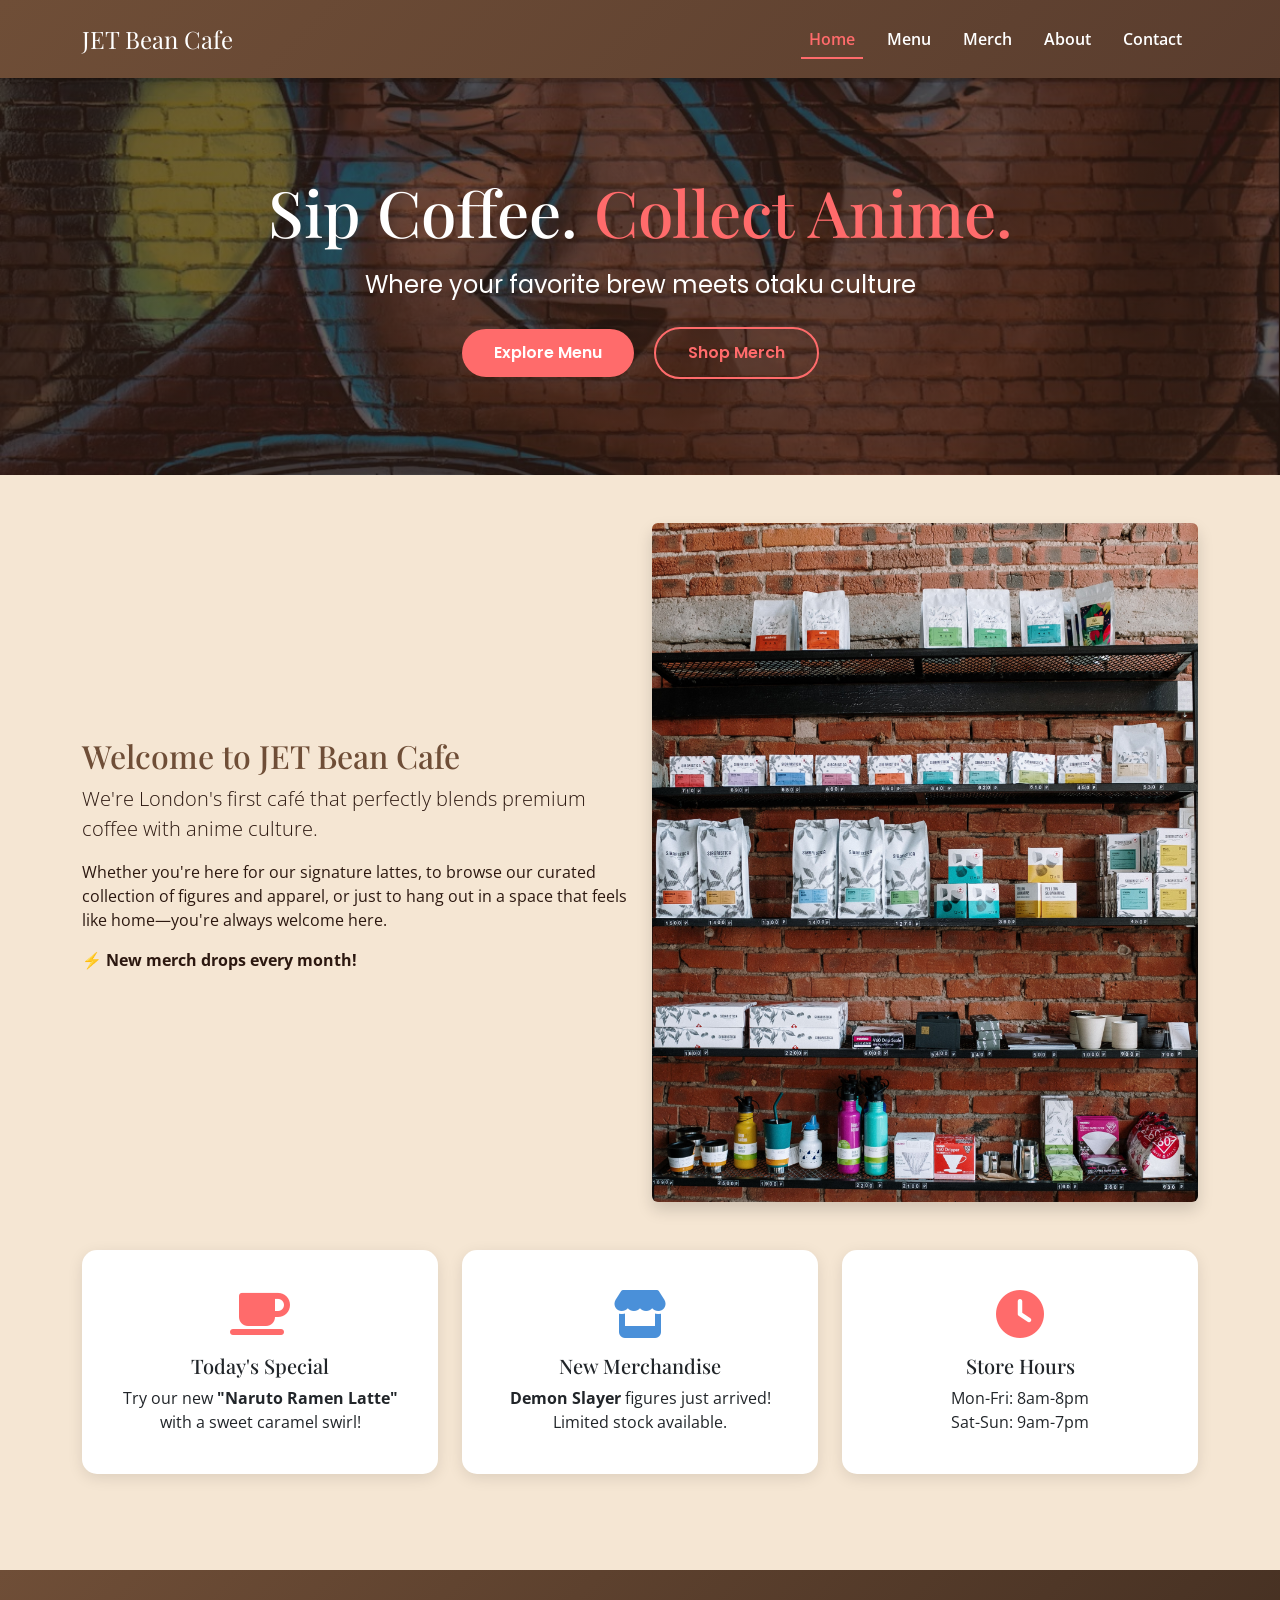
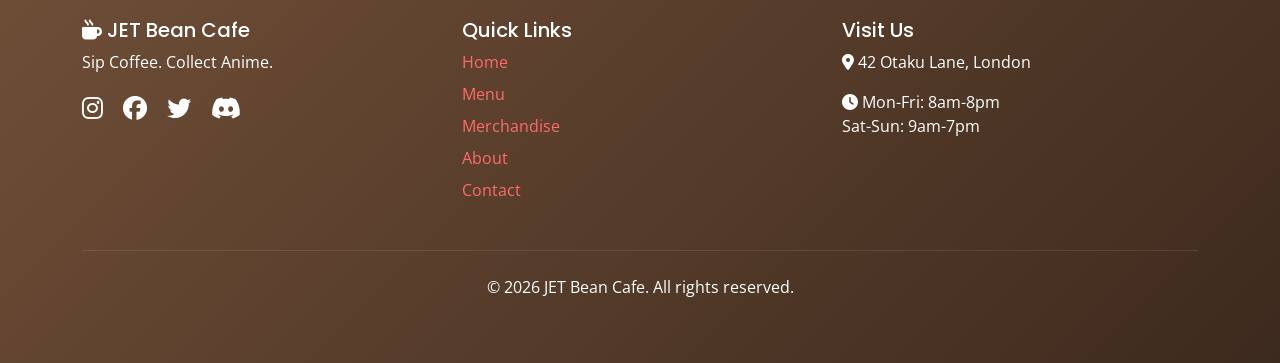
<file: Index.html>
<!DOCTYPE html>
<html lang="en">
<head>
    <meta charset="UTF-8">
    <meta name="viewport" content="width=device-width, initial-scale=1.0">
    <title>JET Bean Cafe - Coffee & Anime</title>
    <!-- Bootstrap 5 CSS -->
    <link href="https://cdn.jsdelivr.net/npm/bootstrap@5.3.0/dist/css/bootstrap.min.css" rel="stylesheet">
    <!-- Google Fonts -->
    <link href="https://fonts.googleapis.com/css2?family=Playfair+Display:wght@700&family=Open+Sans:wght@400;600&family=Poppins:wght@600;700&display=swap" rel="stylesheet">
    <!-- Font Awesome -->
    <link rel="stylesheet" href="https://cdnjs.cloudflare.com/ajax/libs/font-awesome/6.4.0/css/all.min.css">
    <!-- Custom CSS -->
    <link rel="stylesheet" href="css/style.css">
</head>
<body>
    <!-- Navigation -->
    <nav class="navbar navbar-expand-lg">
        <div class="container">
            <a class="navbar-brand" href="index.html">
                <i class="fas fa-mug-hot"></i> JET Bean Cafe
            </a>
            <button class="navbar-toggler" type="button" data-bs-toggle="collapse" data-bs-target="#navbarNav">
                <span class="navbar-toggler-icon"></span>
            </button>
            <div class="collapse navbar-collapse" id="navbarNav">
                <ul class="navbar-nav ms-auto">
                    <li class="nav-item"><a class="nav-link active" href="index.html">Home</a></li>
                    <li class="nav-item"><a class="nav-link" href="menu.html">Menu</a></li>
                    <li class="nav-item"><a class="nav-link" href="merchandise.html">Merch</a></li>
                    <li class="nav-item"><a class="nav-link" href="about.html">About</a></li>
                    <li class="nav-item"><a class="nav-link" href="contact.html">Contact</a></li>
                </ul>
            </div>
        </div>
    </nav>

    <!-- Hero Section -->
    <section class="hero">
        <div class="container text-center">
            <h1>Sip Coffee. <span>Collect Anime.</span></h1>
            <p class="subtitle">Where your favorite brew meets otaku culture</p>
            <div class="mt-4">
                <a href="menu.html" class="btn btn-primary me-3">Explore Menu</a>
                <a href="merchandise.html" class="btn btn-outline-primary">Shop Merch</a>
            </div>
        </div>
    </section>

    <!-- Main Content -->
    <main>
        <div class="container py-5">
            <div class="row align-items-center mb-5">
                <div class="col-lg-6">
                    <h2>Welcome to JET Bean Cafe</h2>
                    <p class="lead">We're London's first café that perfectly blends premium coffee with anime culture.</p>
                    <p>Whether you're here for our signature lattes, to browse our curated collection of figures and apparel, or just to hang out in a space that feels like home—you're always welcome here.</p>
                    <p><strong>⚡ New merch drops every month!</strong></p>
                </div>
                <div class="col-lg-6">
                    <img src="images/cafe-interior.jpg" alt="JET Bean Cafe Interior" class="img-fluid rounded shadow">
                </div>
            </div>

            <!-- Feature Cards -->
            <div class="row g-4">
                <div class="col-md-4">
                    <div class="card h-100 text-center p-4">
                        <div class="card-body">
                            <i class="fas fa-coffee fa-3x" style="color: var(--accent);"></i>
                            <h5 class="card-title mt-3">Today's Special</h5>
                            <p class="card-text">Try our new <strong>"Naruto Ramen Latte"</strong> with a sweet caramel swirl!</p>
                        </div>
                    </div>
                </div>
                <div class="col-md-4">
                    <div class="card h-100 text-center p-4">
                        <div class="card-body">
                            <i class="fas fa-store fa-3x" style="color: var(--accent-blue);"></i>
                            <h5 class="card-title mt-3">New Merchandise</h5>
                            <p class="card-text"><strong>Demon Slayer</strong> figures just arrived! Limited stock available.</p>
                        </div>
                    </div>
                </div>
                <div class="col-md-4">
                    <div class="card h-100 text-center p-4">
                        <div class="card-body">
                            <i class="fas fa-clock fa-3x" style="color: var(--accent);"></i>
                            <h5 class="card-title mt-3">Store Hours</h5>
                            <p class="card-text">Mon-Fri: 8am-8pm<br>Sat-Sun: 9am-7pm</p>
                        </div>
                    </div>
                </div>
            </div>
        </div>
    </main>

    <!-- Footer -->
    <footer>
        <div class="container">
            <div class="row">
                <div class="col-md-4">
                    <h5><i class="fas fa-mug-hot"></i> JET Bean Cafe</h5>
                    <p>Sip Coffee. Collect Anime.</p>
                    <div class="social-icons">
                        <a href="#"><i class="fab fa-instagram"></i></a>
                        <a href="#"><i class="fab fa-facebook"></i></a>
                        <a href="#"><i class="fab fa-twitter"></i></a>
                        <a href="#"><i class="fab fa-discord"></i></a>
                    </div>
                </div>
                <div class="col-md-4">
                    <h5>Quick Links</h5>
                    <ul>
                        <li><a href="index.html">Home</a></li>
                        <li><a href="menu.html">Menu</a></li>
                        <li><a href="merchandise.html">Merchandise</a></li>
                        <li><a href="about.html">About</a></li>
                        <li><a href="contact.html">Contact</a></li>
                    </ul>
                </div>
                <div class="col-md-4">
                    <h5>Visit Us</h5>
                    <p><i class="fas fa-map-marker-alt"></i> 42 Otaku Lane, London</p>
                    <p><i class="fas fa-clock"></i> Mon-Fri: 8am-8pm<br>Sat-Sun: 9am-7pm</p>
                </div>
            </div>
            <p class="text-center">&copy; 2026 JET Bean Cafe. All rights reserved.</p>
        </div>
    </footer>

    <!-- Bootstrap JS -->
    <script src="https://cdn.jsdelivr.net/npm/bootstrap@5.3.0/dist/js/bootstrap.bundle.min.js"></script>
    <!-- Custom JS -->
    <script src="js/script.js"></script>
</body>
</html>
</file>
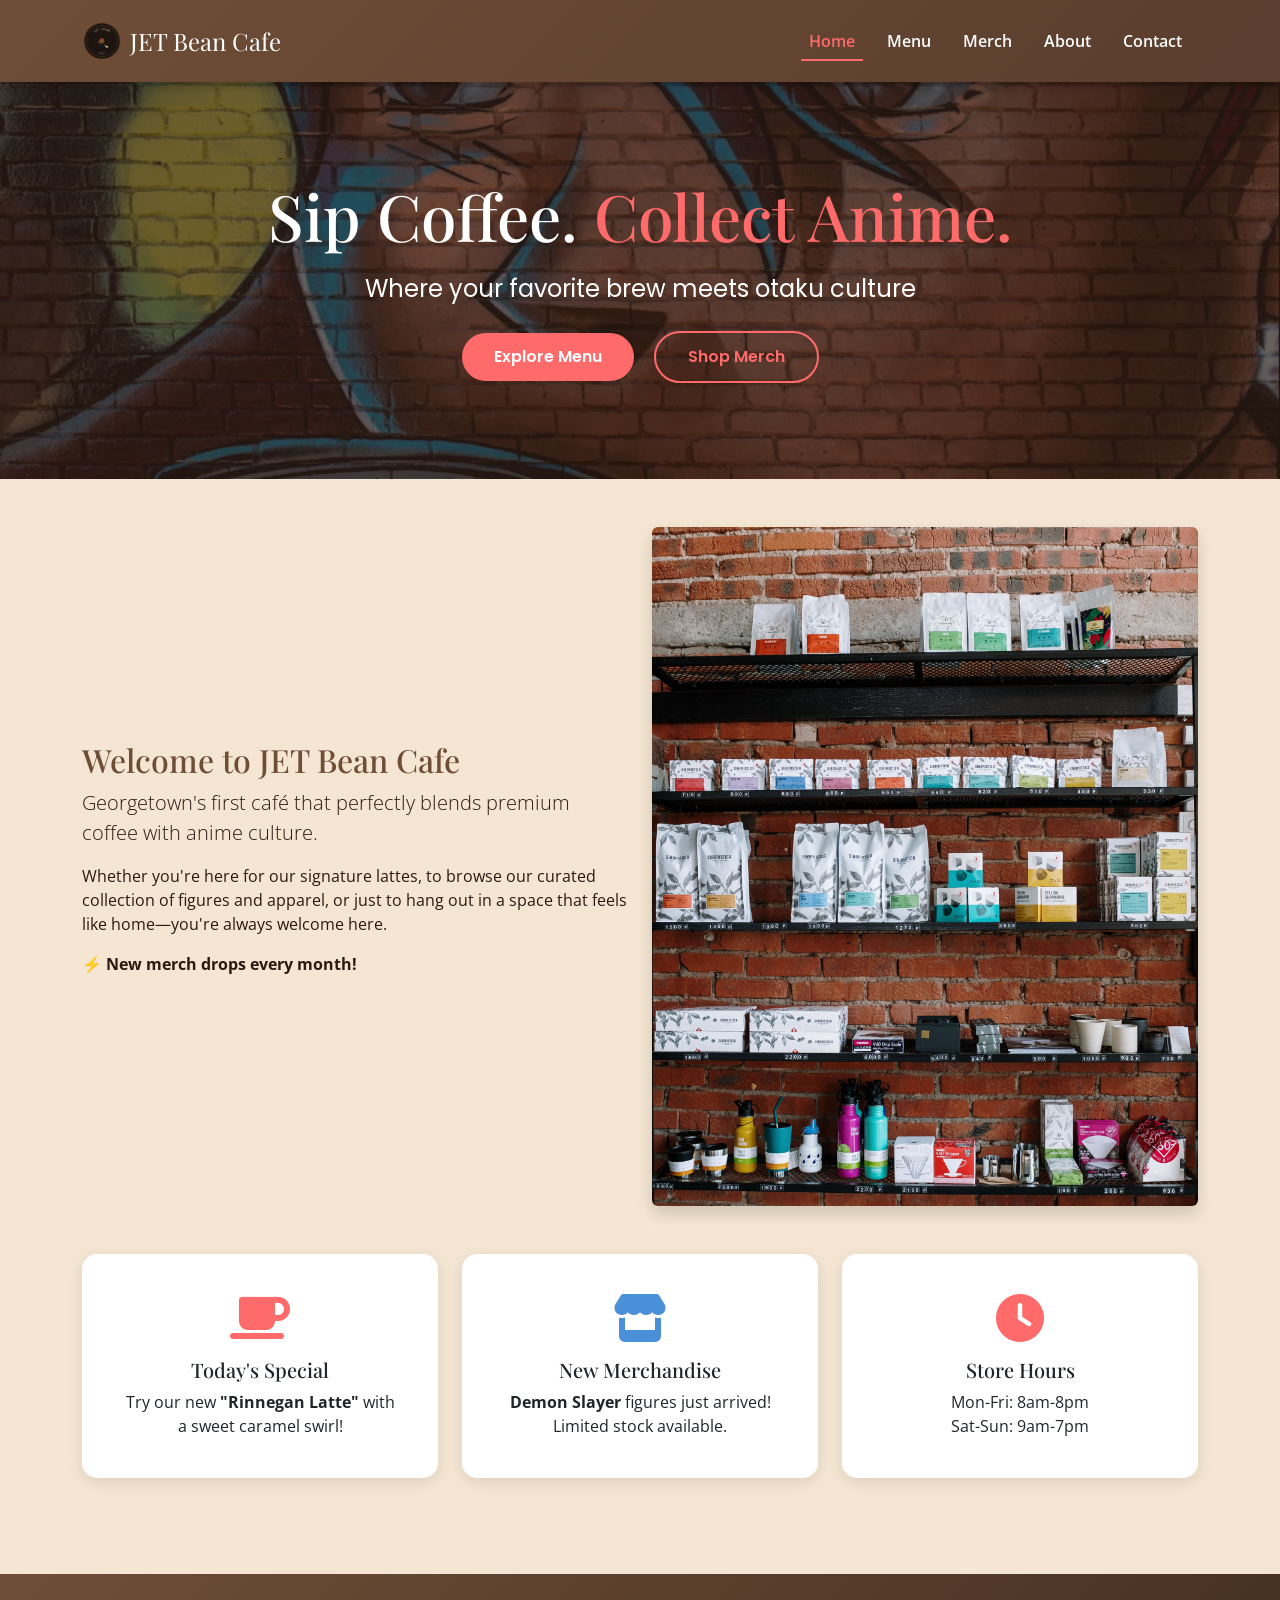
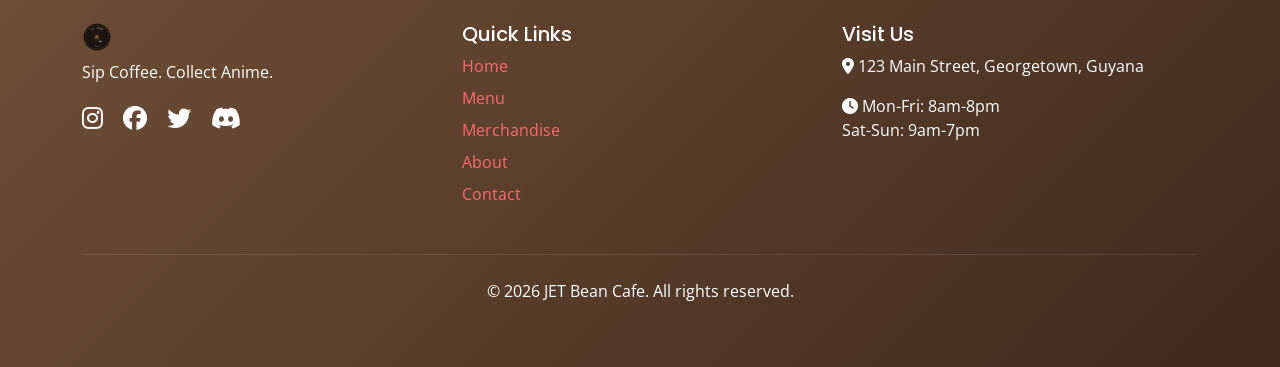
<file: index.html>
<!DOCTYPE html>
<html lang="en">
<head>
    <meta charset="UTF-8">
    <meta name="viewport" content="width=device-width, initial-scale=1.0">
    <title>JET Bean Cafe - Coffee & Anime</title>
    <!-- Bootstrap 5 CSS -->
    <link href="https://cdn.jsdelivr.net/npm/bootstrap@5.3.0/dist/css/bootstrap.min.css" rel="stylesheet">
    <!-- Google Fonts -->
    <link href="https://fonts.googleapis.com/css2?family=Playfair+Display:wght@700&family=Open+Sans:wght@400;600&family=Poppins:wght@600;700&display=swap" rel="stylesheet">
    <!-- Font Awesome -->
    <link rel="stylesheet" href="https://cdnjs.cloudflare.com/ajax/libs/font-awesome/6.4.0/css/all.min.css">
    <!-- Custom CSS -->
    <link rel="stylesheet" href="css/style.css">
</head>
<body>
    <!-- Navigation -->
    <nav class="navbar navbar-expand-lg">
        <div class="container">
             <a class="navbar-brand" href="index.html">
            <img src="images/jetbean-logo.png" alt="JET Bean Cafe Logo" height="40" class="d-inline-block align-text-middle me-2">
            JET Bean Cafe
        </a>
            <button class="navbar-toggler" type="button" data-bs-toggle="collapse" data-bs-target="#navbarNav">
                <span class="navbar-toggler-icon"></span>
            </button>
            <div class="collapse navbar-collapse" id="navbarNav">
                <ul class="navbar-nav ms-auto">
                    <li class="nav-item"><a class="nav-link active" href="index.html">Home</a></li>
                    <li class="nav-item"><a class="nav-link" href="menu.html">Menu</a></li>
                    <li class="nav-item"><a class="nav-link" href="merchandise.html">Merch</a></li>
                    <li class="nav-item"><a class="nav-link" href="about.html">About</a></li>
                    <li class="nav-item"><a class="nav-link" href="contact.html">Contact</a></li>
                </ul>
            </div>
        </div>
    </nav>

    <!-- Hero Section -->
    <section class="hero">
        <div class="container text-center">
            <h1>Sip Coffee. <span>Collect Anime.</span></h1>
            <p class="subtitle">Where your favorite brew meets otaku culture</p>
            <div class="mt-4">
                <a href="menu.html" class="btn btn-primary me-3">Explore Menu</a>
                <a href="merchandise.html" class="btn btn-outline-primary">Shop Merch</a>
            </div>
        </div>
    </section>

    <!-- Main Content -->
    <main>
        <div class="container py-5">
            <div class="row align-items-center mb-5">
                <div class="col-lg-6">
                    <h2>Welcome to JET Bean Cafe</h2>
                    <p class="lead">Georgetown's first café that perfectly blends premium coffee with anime culture.</p>
                    <p>Whether you're here for our signature lattes, to browse our curated collection of figures and apparel, or just to hang out in a space that feels like home—you're always welcome here.</p>
                    <p><strong>⚡ New merch drops every month!</strong></p>
                </div>
                <div class="col-lg-6">
                    <img src="images/cafe-interior.jpg" alt="JET Bean Cafe Interior" class="img-fluid rounded shadow">
                </div>
            </div>

            <!-- Feature Cards -->
            <div class="row g-4">
                <div class="col-md-4">
                    <div class="card h-100 text-center p-4">
                        <div class="card-body">
                            <i class="fas fa-coffee fa-3x" style="color: var(--accent);"></i>
                            <h5 class="card-title mt-3">Today's Special</h5>
                            <p class="card-text">Try our new <strong>"Rinnegan Latte"</strong> with a sweet caramel swirl!</p>
                        </div>
                    </div>
                </div>
                <div class="col-md-4">
                    <div class="card h-100 text-center p-4">
                        <div class="card-body">
                            <i class="fas fa-store fa-3x" style="color: var(--accent-blue);"></i>
                            <h5 class="card-title mt-3">New Merchandise</h5>
                            <p class="card-text"><strong>Demon Slayer</strong> figures just arrived! Limited stock available.</p>
                        </div>
                    </div>
                </div>
                <div class="col-md-4">
                    <div class="card h-100 text-center p-4">
                        <div class="card-body">
                            <i class="fas fa-clock fa-3x" style="color: var(--accent);"></i>
                            <h5 class="card-title mt-3">Store Hours</h5>
                            <p class="card-text">Mon-Fri: 8am-8pm<br>Sat-Sun: 9am-7pm</p>
                        </div>
                    </div>
                </div>
            </div>
        </div>
    </main>

    <!-- Footer -->
    <footer>
        <div class="container">
            <div class="row">
                <div class="col-md-4">
                <img src="images/jetbean-logo.png" alt="JET Bean Cafe Logo" height="30" class="mb-2">
                <p>Sip Coffee. Collect Anime.</p>
                <div class="social-icons">
                <a href="#"><i class="fab fa-instagram"></i></a>
                <a href="#"><i class="fab fa-facebook"></i></a>
                <a href="#"><i class="fab fa-twitter"></i></a>
                <a href="#"><i class="fab fa-discord"></i></a>
            </div>
        </div>
                <div class="col-md-4">
                    <h5>Quick Links</h5>
                    <ul>
                        <li><a href="index.html">Home</a></li>
                        <li><a href="menu.html">Menu</a></li>
                        <li><a href="merchandise.html">Merchandise</a></li>
                        <li><a href="about.html">About</a></li>
                        <li><a href="contact.html">Contact</a></li>
                    </ul>
                </div>
                <div class="col-md-4">
                    <h5>Visit Us</h5>
                    <p><i class="fas fa-map-marker-alt"></i> 123 Main Street, Georgetown, Guyana</p>
                    <p><i class="fas fa-clock"></i> Mon-Fri: 8am-8pm<br>Sat-Sun: 9am-7pm</p>
                </div>
            </div>
            <p class="text-center">&copy; 2026 JET Bean Cafe. All rights reserved.</p>
        </div>
    </footer>

    <!-- Bootstrap JS -->
    <script src="https://cdn.jsdelivr.net/npm/bootstrap@5.3.0/dist/js/bootstrap.bundle.min.js"></script>
    <!-- Custom JS -->
    <script src="js/script.js"></script>
</body>
</html>
</file>
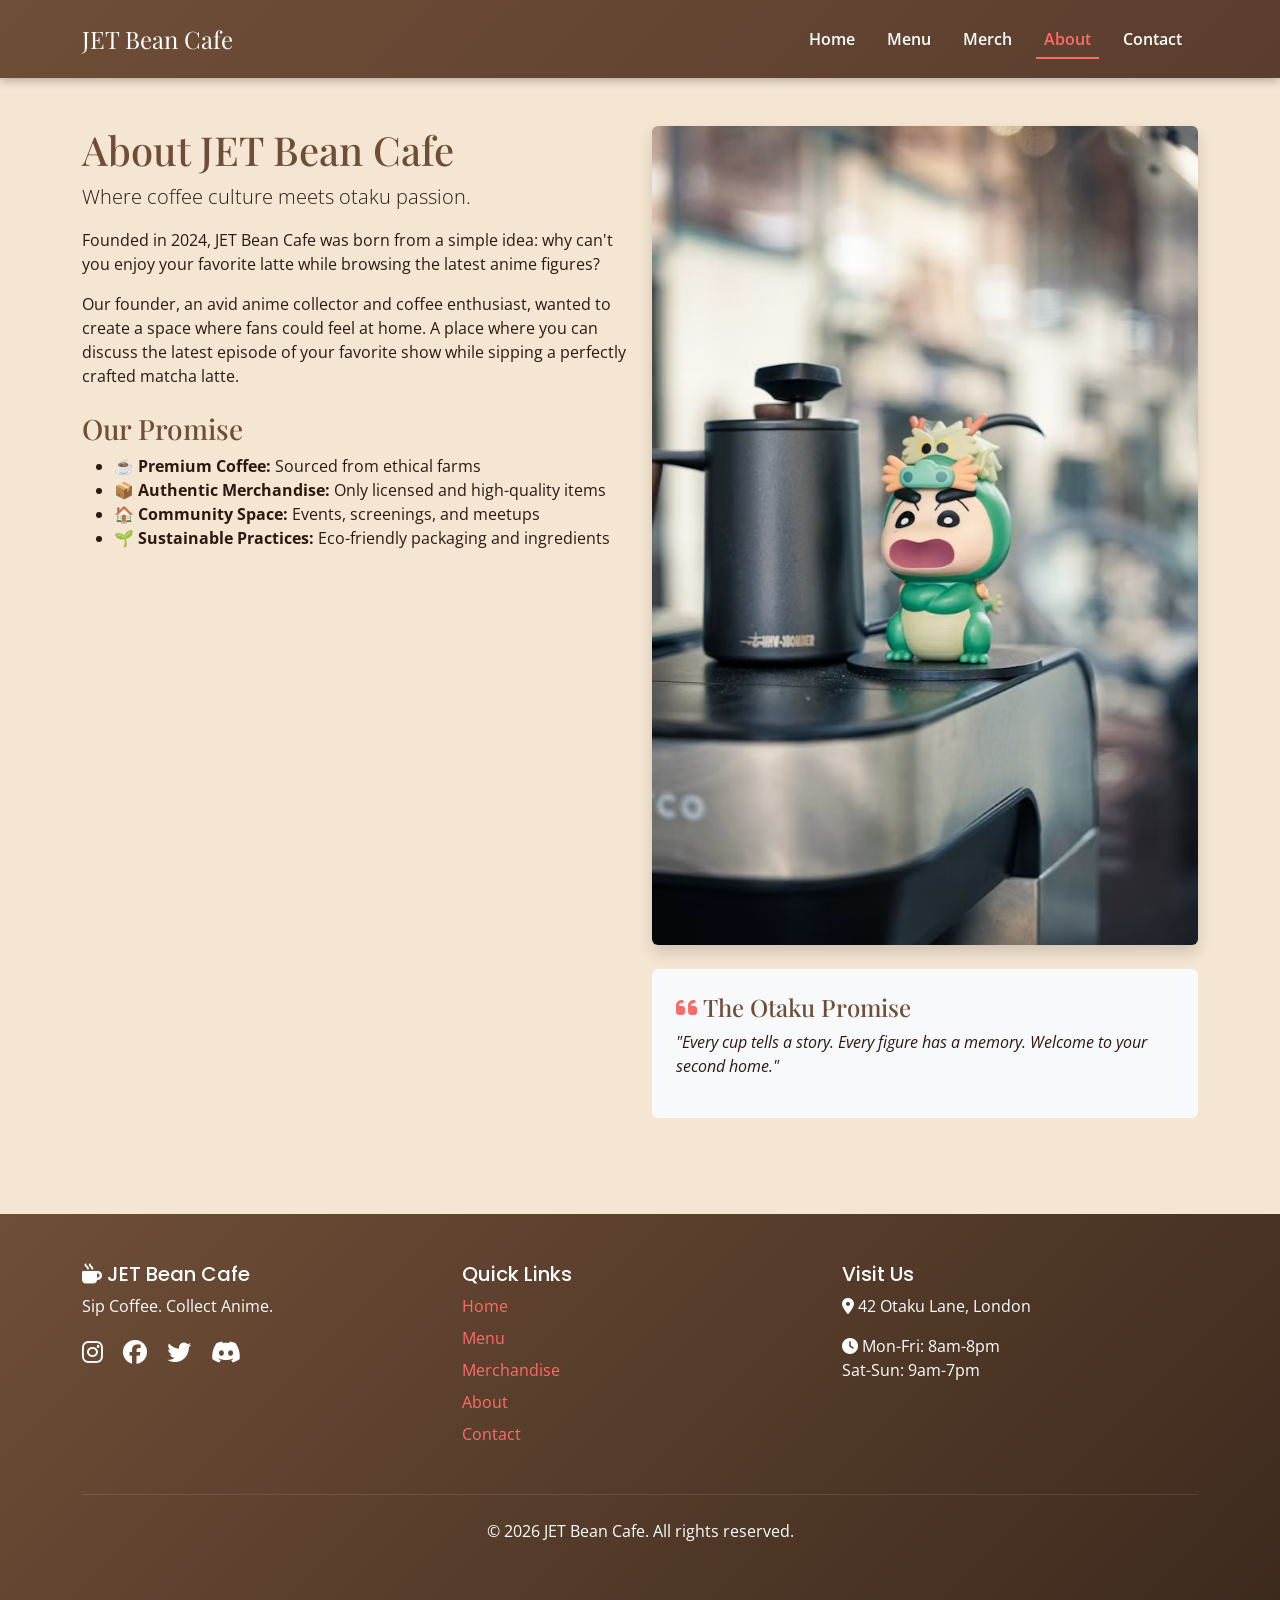
<file: About.html>
<!DOCTYPE html>
<html lang="en">
<head>
    <meta charset="UTF-8">
    <meta name="viewport" content="width=device-width, initial-scale=1.0">
    <title>About - JET Bean Cafe</title>
    <!-- Bootstrap 5 CSS -->
    <link href="https://cdn.jsdelivr.net/npm/bootstrap@5.3.0/dist/css/bootstrap.min.css" rel="stylesheet">
    <!-- Google Fonts -->
    <link href="https://fonts.googleapis.com/css2?family=Playfair+Display:wght@700&family=Open+Sans:wght@400;600&family=Poppins:wght@600;700&display=swap" rel="stylesheet">
    <!-- Font Awesome -->
    <link rel="stylesheet" href="https://cdnjs.cloudflare.com/ajax/libs/font-awesome/6.4.0/css/all.min.css">
    <!-- Custom CSS -->
    <link rel="stylesheet" href="css/style.css">
</head>
<body>
    <!-- Navigation -->
    <nav class="navbar navbar-expand-lg">
        <div class="container">
            <a class="navbar-brand" href="index.html">
                <i class="fas fa-mug-hot"></i> JET Bean Cafe
            </a>
            <button class="navbar-toggler" type="button" data-bs-toggle="collapse" data-bs-target="#navbarNav">
                <span class="navbar-toggler-icon"></span>
            </button>
            <div class="collapse navbar-collapse" id="navbarNav">
                <ul class="navbar-nav ms-auto">
                    <li class="nav-item"><a class="nav-link" href="index.html">Home</a></li>
                    <li class="nav-item"><a class="nav-link" href="menu.html">Menu</a></li>
                    <li class="nav-item"><a class="nav-link" href="merchandise.html">Merch</a></li>
                    <li class="nav-item"><a class="nav-link active" href="about.html">About</a></li>
                    <li class="nav-item"><a class="nav-link" href="contact.html">Contact</a></li>
                </ul>
            </div>
        </div>
    </nav>

    <!-- Main Content -->
    <main>
        <div class="container py-5">
            <div class="row">
                <div class="col-lg-6">
                    <h1>About JET Bean Cafe</h1>
                    <p class="lead">Where coffee culture meets otaku passion.</p>
                    <p>Founded in 2024, JET Bean Cafe was born from a simple idea: why can't you enjoy your favorite latte while browsing the latest anime figures?</p>
                    <p>Our founder, an avid anime collector and coffee enthusiast, wanted to create a space where fans could feel at home. A place where you can discuss the latest episode of your favorite show while sipping a perfectly crafted matcha latte.</p>
                    <h3 class="mt-4">Our Promise</h3>
                    <ul>
                        <li>☕ <strong>Premium Coffee:</strong> Sourced from ethical farms</li>
                        <li>📦 <strong>Authentic Merchandise:</strong> Only licensed and high-quality items</li>
                        <li>🏠 <strong>Community Space:</strong> Events, screenings, and meetups</li>
                        <li>🌱 <strong>Sustainable Practices:</strong> Eco-friendly packaging and ingredients</li>
                    </ul>
                </div>
                <div class="col-lg-6">
                    <img src="images/about-interior.jpg" alt="JET Bean Cafe interior with anime display" class="img-fluid rounded shadow">
                    <div class="mt-4 p-4 bg-light rounded">
                        <h4><i class="fas fa-quote-left" style="color: var(--accent);"></i> The Otaku Promise</h4>
                        <p class="fst-italic">"Every cup tells a story. Every figure has a memory. Welcome to your second home."</p>
                    </div>
                </div>
            </div>
        </div>
    </main>

    <!-- Footer -->
    <footer>
        <div class="container">
            <div class="row">
                <div class="col-md-4">
                    <h5><i class="fas fa-mug-hot"></i> JET Bean Cafe</h5>
                    <p>Sip Coffee. Collect Anime.</p>
                    <div class="social-icons">
                        <a href="#"><i class="fab fa-instagram"></i></a>
                        <a href="#"><i class="fab fa-facebook"></i></a>
                        <a href="#"><i class="fab fa-twitter"></i></a>
                        <a href="#"><i class="fab fa-discord"></i></a>
                    </div>
                </div>
                <div class="col-md-4">
                    <h5>Quick Links</h5>
                    <ul>
                        <li><a href="index.html">Home</a></li>
                        <li><a href="menu.html">Menu</a></li>
                        <li><a href="merchandise.html">Merchandise</a></li>
                        <li><a href="about.html">About</a></li>
                        <li><a href="contact.html">Contact</a></li>
                    </ul>
                </div>
                <div class="col-md-4">
                    <h5>Visit Us</h5>
                    <p><i class="fas fa-map-marker-alt"></i> 42 Otaku Lane, London</p>
                    <p><i class="fas fa-clock"></i> Mon-Fri: 8am-8pm<br>Sat-Sun: 9am-7pm</p>
                </div>
            </div>
            <p class="text-center">&copy; 2026 JET Bean Cafe. All rights reserved.</p>
        </div>
    </footer>

    <!-- Bootstrap JS -->
    <script src="https://cdn.jsdelivr.net/npm/bootstrap@5.3.0/dist/js/bootstrap.bundle.min.js"></script>
    <script src="js/script.js"></script>
</body>
</html>
</file>
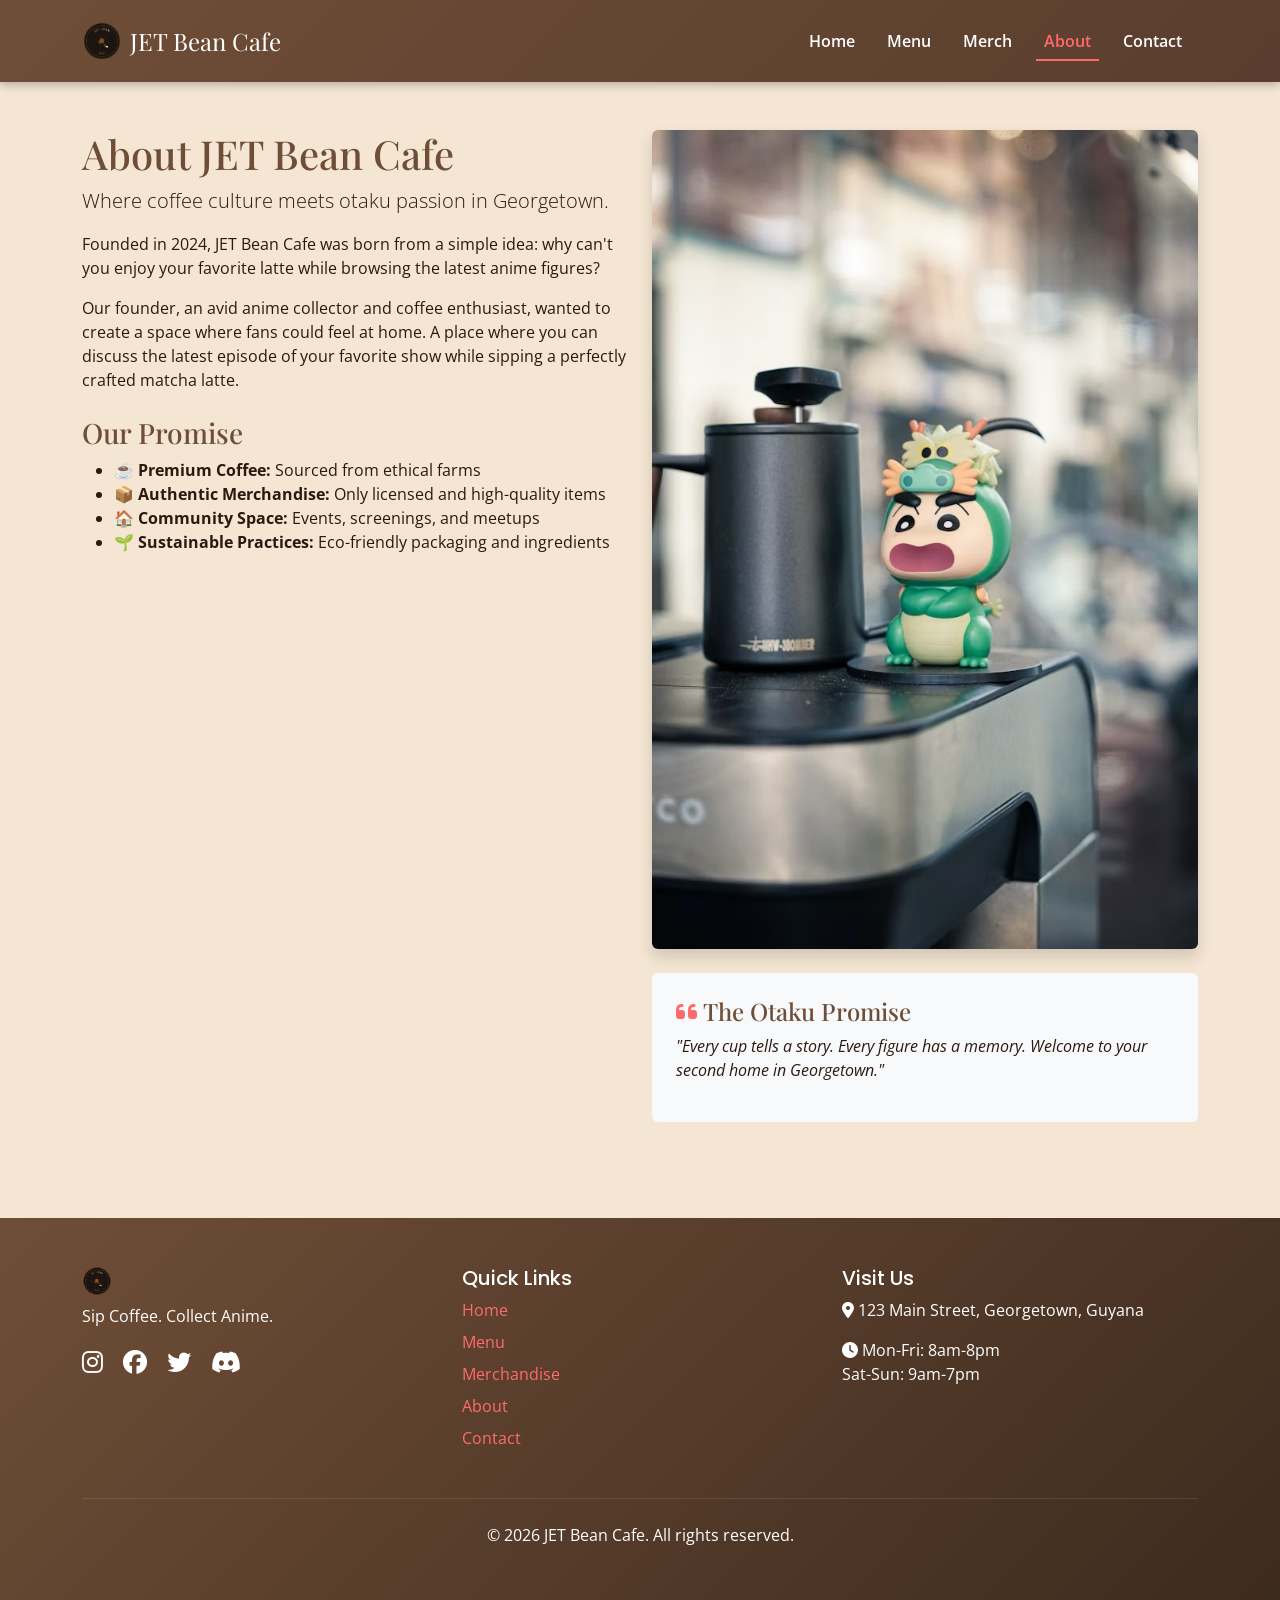
<file: about.html>
<!DOCTYPE html>
<html lang="en">
<head>
    <meta charset="UTF-8">
    <meta name="viewport" content="width=device-width, initial-scale=1.0">
    <title>About - JET Bean Cafe</title>
    <!-- Bootstrap 5 CSS -->
    <link href="https://cdn.jsdelivr.net/npm/bootstrap@5.3.0/dist/css/bootstrap.min.css" rel="stylesheet">
    <!-- Google Fonts -->
    <link href="https://fonts.googleapis.com/css2?family=Playfair+Display:wght@700&family=Open+Sans:wght@400;600&family=Poppins:wght@600;700&display=swap" rel="stylesheet">
    <!-- Font Awesome -->
    <link rel="stylesheet" href="https://cdnjs.cloudflare.com/ajax/libs/font-awesome/6.4.0/css/all.min.css">
    <!-- Custom CSS -->
    <link rel="stylesheet" href="css/style.css">
</head>
<body>
    <!-- Navigation -->
    <nav class="navbar navbar-expand-lg">
        <div class="container">
             <a class="navbar-brand" href="index.html">
            <img src="images/jetbean-logo.png" alt="JET Bean Cafe Logo" height="40" class="d-inline-block align-text-middle me-2">
            JET Bean Cafe
        </a>
            <button class="navbar-toggler" type="button" data-bs-toggle="collapse" data-bs-target="#navbarNav">
                <span class="navbar-toggler-icon"></span>
            </button>
            <div class="collapse navbar-collapse" id="navbarNav">
                <ul class="navbar-nav ms-auto">
                    <li class="nav-item"><a class="nav-link" href="index.html">Home</a></li>
                    <li class="nav-item"><a class="nav-link" href="menu.html">Menu</a></li>
                    <li class="nav-item"><a class="nav-link" href="merchandise.html">Merch</a></li>
                    <li class="nav-item"><a class="nav-link active" href="about.html">About</a></li>
                    <li class="nav-item"><a class="nav-link" href="contact.html">Contact</a></li>
                </ul>
            </div>
        </div>
    </nav>

    <!-- Main Content -->
    <main>
        <div class="container py-5">
            <div class="row">
                <div class="col-lg-6">
                    <h1>About JET Bean Cafe</h1>
                    <p class="lead">Where coffee culture meets otaku passion in Georgetown.</p>
                    <p>Founded in 2024, JET Bean Cafe was born from a simple idea: why can't you enjoy your favorite latte while browsing the latest anime figures?</p>
                    <p>Our founder, an avid anime collector and coffee enthusiast, wanted to create a space where fans could feel at home. A place where you can discuss the latest episode of your favorite show while sipping a perfectly crafted matcha latte.</p>
                    <h3 class="mt-4">Our Promise</h3>
                    <ul>
                        <li>☕ <strong>Premium Coffee:</strong> Sourced from ethical farms</li>
                        <li>📦 <strong>Authentic Merchandise:</strong> Only licensed and high-quality items</li>
                        <li>🏠 <strong>Community Space:</strong> Events, screenings, and meetups</li>
                        <li>🌱 <strong>Sustainable Practices:</strong> Eco-friendly packaging and ingredients</li>
                    </ul>
                </div>
                <div class="col-lg-6">
                    <img src="images/about-interior.jpg" alt="JET Bean Cafe interior with anime display" class="img-fluid rounded shadow">
                    <div class="mt-4 p-4 bg-light rounded">
                        <h4><i class="fas fa-quote-left" style="color: var(--accent);"></i> The Otaku Promise</h4>
                        <p class="fst-italic">"Every cup tells a story. Every figure has a memory. Welcome to your second home in Georgetown."</p>
                    </div>
                </div>
            </div>
        </div>
    </main>

    <!-- Footer -->
    <footer>
        <div class="container">
            <div class="row">
                <div class="col-md-4">
                <img src="images/jetbean-logo.png" alt="JET Bean Cafe Logo" height="30" class="mb-2">
                <p>Sip Coffee. Collect Anime.</p>
                <div class="social-icons">
                <a href="#"><i class="fab fa-instagram"></i></a>
                <a href="#"><i class="fab fa-facebook"></i></a>
                <a href="#"><i class="fab fa-twitter"></i></a>
                <a href="#"><i class="fab fa-discord"></i></a>
            </div>
        </div>
                <div class="col-md-4">
                    <h5>Quick Links</h5>
                    <ul>
                        <li><a href="index.html">Home</a></li>
                        <li><a href="menu.html">Menu</a></li>
                        <li><a href="merchandise.html">Merchandise</a></li>
                        <li><a href="about.html">About</a></li>
                        <li><a href="contact.html">Contact</a></li>
                    </ul>
                </div>
                <div class="col-md-4">
                    <h5>Visit Us</h5>
                    <p><i class="fas fa-map-marker-alt"></i> 123 Main Street, Georgetown, Guyana</p>
                    <p><i class="fas fa-clock"></i> Mon-Fri: 8am-8pm<br>Sat-Sun: 9am-7pm</p>
                </div>
            </div>
            <p class="text-center">&copy; 2026 JET Bean Cafe. All rights reserved.</p>
        </div>
    </footer>

    <!-- Bootstrap JS -->
    <script src="https://cdn.jsdelivr.net/npm/bootstrap@5.3.0/dist/js/bootstrap.bundle.min.js"></script>
    <script src="js/script.js"></script>
</body>
</html>
</file>
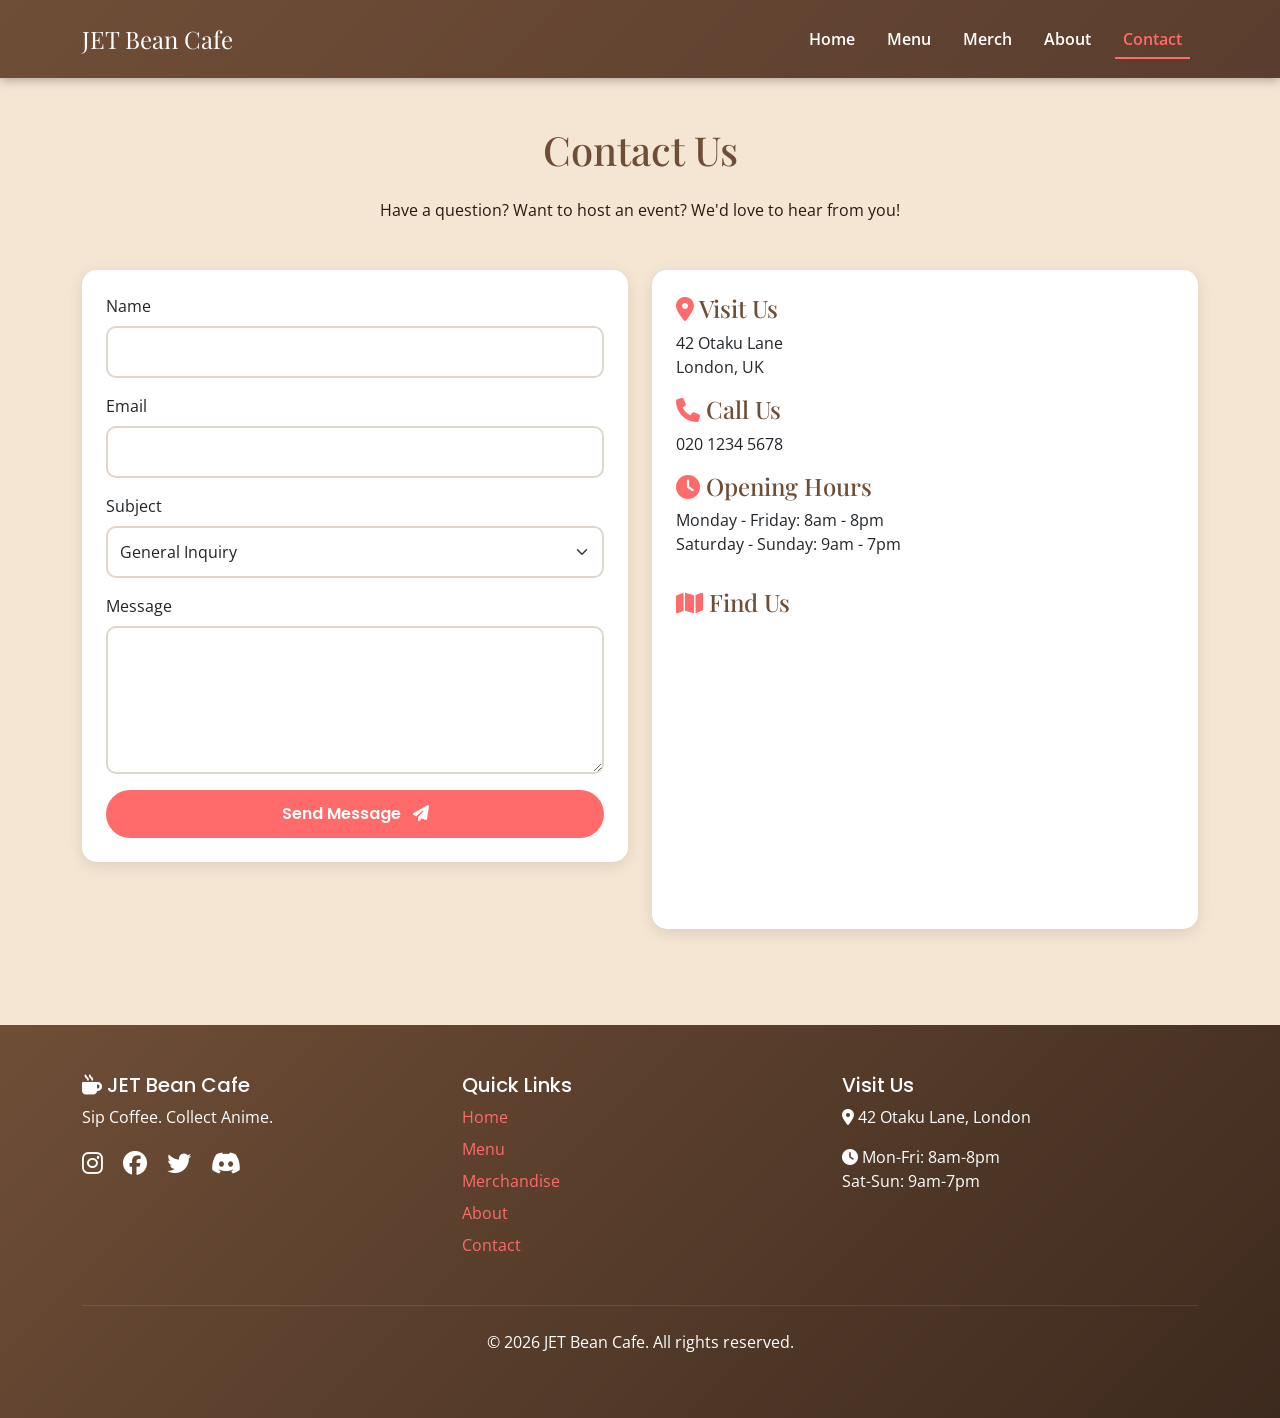
<file: Contact.html>
<!DOCTYPE html>
<html lang="en">
<head>
    <meta charset="UTF-8">
    <meta name="viewport" content="width=device-width, initial-scale=1.0">
    <title>Contact - JET Bean Cafe</title>
    <!-- Bootstrap 5 CSS -->
    <link href="https://cdn.jsdelivr.net/npm/bootstrap@5.3.0/dist/css/bootstrap.min.css" rel="stylesheet">
    <!-- Google Fonts -->
    <link href="https://fonts.googleapis.com/css2?family=Playfair+Display:wght@700&family=Open+Sans:wght@400;600&family=Poppins:wght@600;700&display=swap" rel="stylesheet">
    <!-- Font Awesome -->
    <link rel="stylesheet" href="https://cdnjs.cloudflare.com/ajax/libs/font-awesome/6.4.0/css/all.min.css">
    <!-- Custom CSS -->
    <link rel="stylesheet" href="css/style.css">
</head>
<body>
    <!-- Navigation -->
    <nav class="navbar navbar-expand-lg">
        <div class="container">
            <a class="navbar-brand" href="index.html">
                <i class="fas fa-mug-hot"></i> JET Bean Cafe
            </a>
            <button class="navbar-toggler" type="button" data-bs-toggle="collapse" data-bs-target="#navbarNav">
                <span class="navbar-toggler-icon"></span>
            </button>
            <div class="collapse navbar-collapse" id="navbarNav">
                <ul class="navbar-nav ms-auto">
                    <li class="nav-item"><a class="nav-link" href="index.html">Home</a></li>
                    <li class="nav-item"><a class="nav-link" href="menu.html">Menu</a></li>
                    <li class="nav-item"><a class="nav-link" href="merchandise.html">Merch</a></li>
                    <li class="nav-item"><a class="nav-link" href="about.html">About</a></li>
                    <li class="nav-item"><a class="nav-link active" href="contact.html">Contact</a></li>
                </ul>
            </div>
        </div>
    </nav>

    <!-- Main Content -->
    <main>
        <div class="container py-5">
            <h1 class="text-center mb-4">Contact Us</h1>
            <p class="text-center mb-5">Have a question? Want to host an event? We'd love to hear from you!</p>

            <div class="row">
                <!-- Contact Form -->
                <div class="col-lg-6">
                    <div class="card p-4">
                        <form id="contactForm">
                            <div class="mb-3">
                                <label for="name" class="form-label">Name</label>
                                <input type="text" class="form-control" id="name" required>
                            </div>
                            <div class="mb-3">
                                <label for="email" class="form-label">Email</label>
                                <input type="email" class="form-control" id="email" required>
                            </div>
                            <div class="mb-3">
                                <label for="subject" class="form-label">Subject</label>
                                <select class="form-select" id="subject">
                                    <option value="general">General Inquiry</option>
                                    <option value="merchandise">Merchandise Question</option>
                                    <option value="events">Events or Bookings</option>
                                    <option value="feedback">Feedback</option>
                                </select>
                            </div>
                            <div class="mb-3">
                                <label for="message" class="form-label">Message</label>
                                <textarea class="form-control" id="message" rows="5" required></textarea>
                            </div>
                            <button type="submit" class="btn btn-primary w-100">Send Message <i class="fas fa-paper-plane ms-2"></i></button>
                        </form>
                    </div>
                </div>

                <!-- Contact Info -->
                <div class="col-lg-6">
                    <div class="card p-4 h-100">
                        <h4><i class="fas fa-map-marker-alt" style="color: var(--accent);"></i> Visit Us</h4>
                        <p>42 Otaku Lane<br>London, UK</p>
                        
                        <h4><i class="fas fa-phone" style="color: var(--accent);"></i> Call Us</h4>
                        <p>020 1234 5678</p>
                        
                        <h4><i class="fas fa-clock" style="color: var(--accent);"></i> Opening Hours</h4>
                        <p>Monday - Friday: 8am - 8pm<br>Saturday - Sunday: 9am - 7pm</p>
                        
                        <div class="mt-3">
                            <h4><i class="fas fa-map" style="color: var(--accent);"></i> Find Us</h4>
                            <!-- Google Maps Embed -->
                            <div class="ratio ratio-16x9">
                                <iframe src="https://www.google.com/maps/embed?pb=!1m18!1m12!1m3!1d2483.556315312573!2d-0.12775818438506823!3d51.50781717963447!2m3!1f0!2f0!3f0!3m2!1i1024!2i768!4f13.1!3m3!1m2!1s0x48761b01e6f6f2b1%3A0x8c2c7d9b2f8f7c3b!2sLondon!5e0!3m2!1sen!2suk!4v1650000000000" style="border:0;" allowfullscreen="" loading="lazy"></iframe>
                            </div>
                        </div>
                    </div>
                </div>
            </div>
        </div>
    </main>

    <!-- Footer -->
    <footer>
        <div class="container">
            <div class="row">
                <div class="col-md-4">
                    <h5><i class="fas fa-mug-hot"></i> JET Bean Cafe</h5>
                    <p>Sip Coffee. Collect Anime.</p>
                    <div class="social-icons">
                        <a href="#"><i class="fab fa-instagram"></i></a>
                        <a href="#"><i class="fab fa-facebook"></i></a>
                        <a href="#"><i class="fab fa-twitter"></i></a>
                        <a href="#"><i class="fab fa-discord"></i></a>
                    </div>
                </div>
                <div class="col-md-4">
                    <h5>Quick Links</h5>
                    <ul>
                        <li><a href="index.html">Home</a></li>
                        <li><a href="menu.html">Menu</a></li>
                        <li><a href="merchandise.html">Merchandise</a></li>
                        <li><a href="about.html">About</a></li>
                        <li><a href="contact.html">Contact</a></li>
                    </ul>
                </div>
                <div class="col-md-4">
                    <h5>Visit Us</h5>
                    <p><i class="fas fa-map-marker-alt"></i> 42 Otaku Lane, London</p>
                    <p><i class="fas fa-clock"></i> Mon-Fri: 8am-8pm<br>Sat-Sun: 9am-7pm</p>
                </div>
            </div>
            <p class="text-center">&copy; 2026 JET Bean Cafe. All rights reserved.</p>
        </div>
    </footer>

    <!-- Bootstrap JS -->
    <script src="https://cdn.jsdelivr.net/npm/bootstrap@5.3.0/dist/js/bootstrap.bundle.min.js"></script>
    <script src="js/script.js"></script>
</body>
</html>
</file>
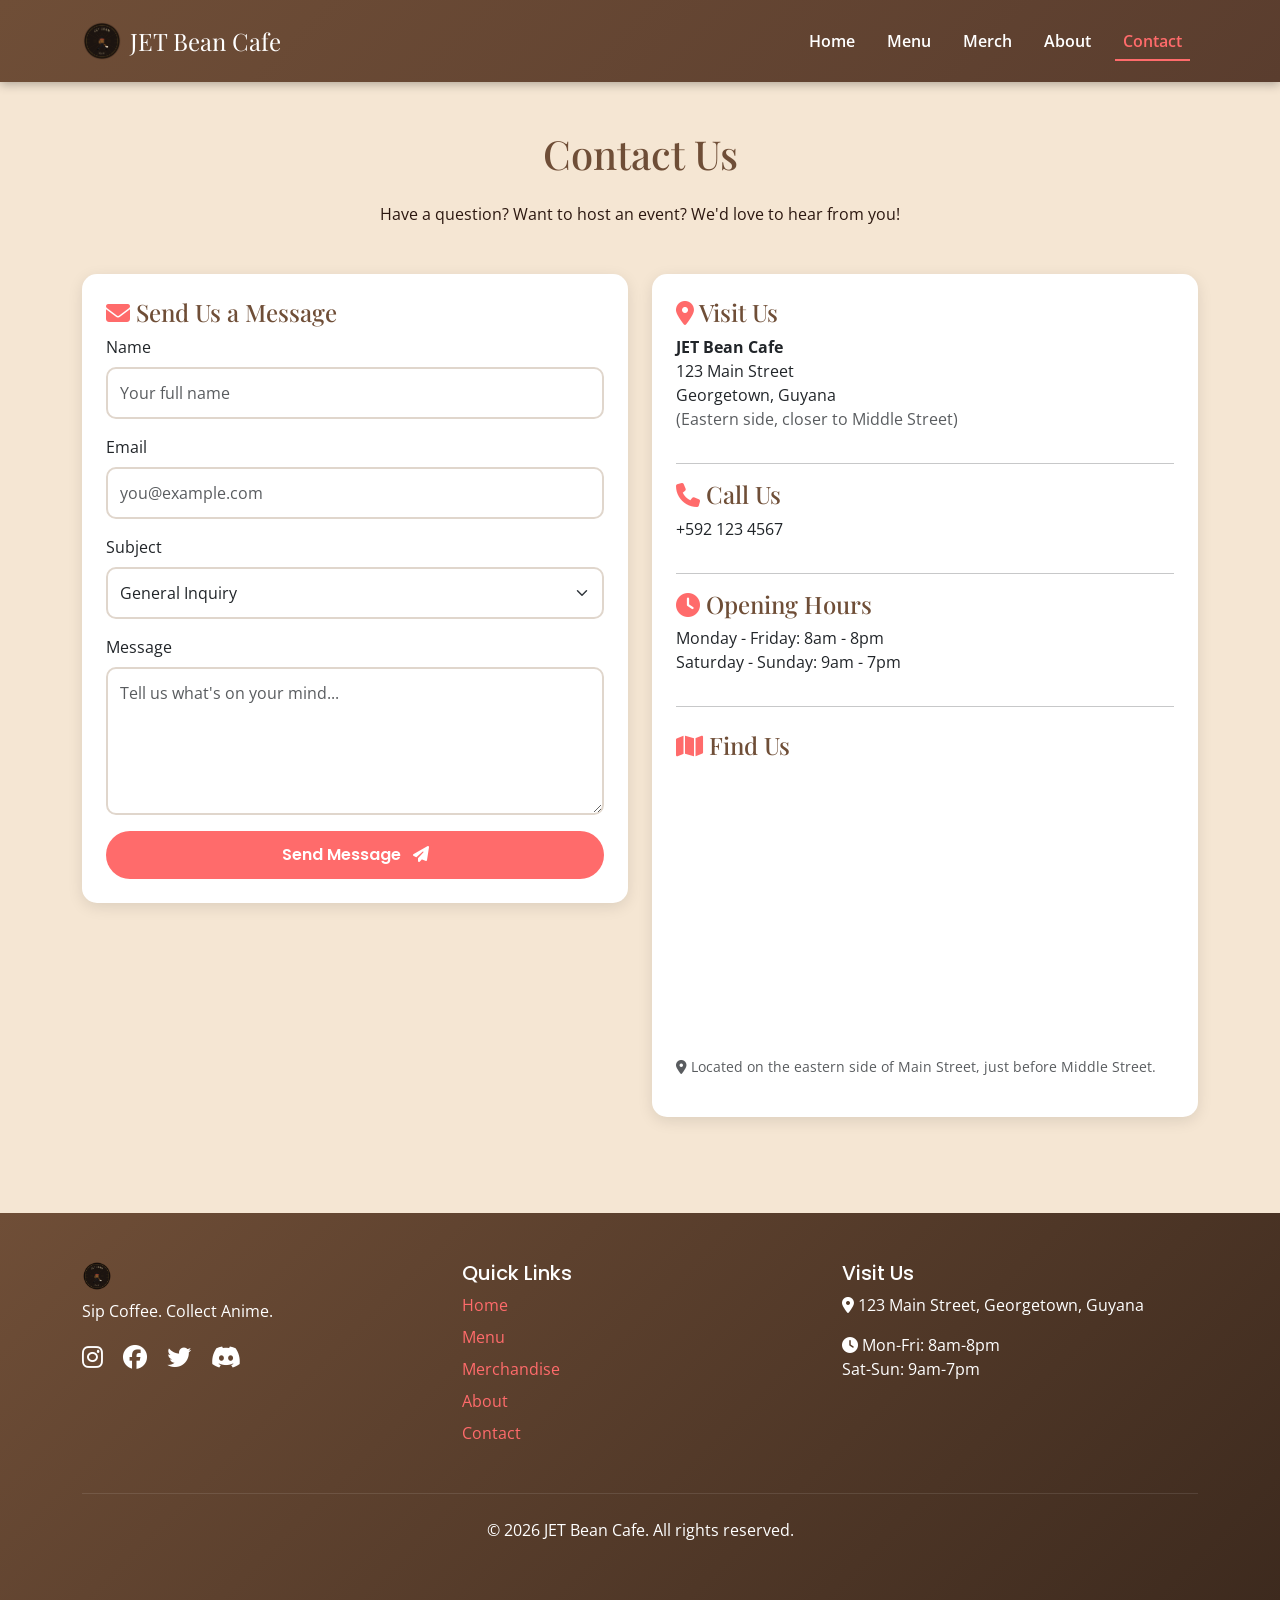
<file: contact.html>
<!DOCTYPE html>
<html lang="en">
<head>
    <meta charset="UTF-8">
    <meta name="viewport" content="width=device-width, initial-scale=1.0">
    <title>Contact - JET Bean Cafe</title>
    <!-- Bootstrap 5 CSS -->
    <link href="https://cdn.jsdelivr.net/npm/bootstrap@5.3.0/dist/css/bootstrap.min.css" rel="stylesheet">
    <!-- Google Fonts -->
    <link href="https://fonts.googleapis.com/css2?family=Playfair+Display:wght@700&family=Open+Sans:wght@400;600&family=Poppins:wght@600;700&display=swap" rel="stylesheet">
    <!-- Font Awesome -->
    <link rel="stylesheet" href="https://cdnjs.cloudflare.com/ajax/libs/font-awesome/6.4.0/css/all.min.css">
    <!-- Custom CSS -->
    <link rel="stylesheet" href="css/style.css">
</head>
<body>
    <!-- Navigation -->
    <nav class="navbar navbar-expand-lg">
        <div class="container">
             <a class="navbar-brand" href="index.html">
            <img src="images/jetbean-logo.png" alt="JET Bean Cafe Logo" height="40" class="d-inline-block align-text-middle me-2">
            JET Bean Cafe
        </a>
            <button class="navbar-toggler" type="button" data-bs-toggle="collapse" data-bs-target="#navbarNav">
                <span class="navbar-toggler-icon"></span>
            </button>
            <div class="collapse navbar-collapse" id="navbarNav">
                <ul class="navbar-nav ms-auto">
                    <li class="nav-item"><a class="nav-link" href="index.html">Home</a></li>
                    <li class="nav-item"><a class="nav-link" href="menu.html">Menu</a></li>
                    <li class="nav-item"><a class="nav-link" href="merchandise.html">Merch</a></li>
                    <li class="nav-item"><a class="nav-link" href="about.html">About</a></li>
                    <li class="nav-item"><a class="nav-link active" href="contact.html">Contact</a></li>
                </ul>
            </div>
        </div>
    </nav>

    <!-- Main Content -->
    <main>
        <div class="container py-5">
            <h1 class="text-center mb-4">Contact Us</h1>
            <p class="text-center mb-5">Have a question? Want to host an event? We'd love to hear from you!</p>

            <div class="row">
                <!-- Contact Form -->
                <div class="col-lg-6">
                    <div class="card p-4">
                        <h4><i class="fas fa-envelope" style="color: var(--accent);"></i> Send Us a Message</h4>
                        <form id="contactForm">
                            <div class="mb-3">
                                <label for="name" class="form-label">Name</label>
                                <input type="text" class="form-control" id="name" placeholder="Your full name" required>
                            </div>
                            <div class="mb-3">
                                <label for="email" class="form-label">Email</label>
                                <input type="email" class="form-control" id="email" placeholder="you@example.com" required>
                            </div>
                            <div class="mb-3">
                                <label for="subject" class="form-label">Subject</label>
                                <select class="form-select" id="subject">
                                    <option value="general">General Inquiry</option>
                                    <option value="merchandise">Merchandise Question</option>
                                    <option value="events">Events or Bookings</option>
                                    <option value="feedback">Feedback</option>
                                </select>
                            </div>
                            <div class="mb-3">
                                <label for="message" class="form-label">Message</label>
                                <textarea class="form-control" id="message" rows="5" placeholder="Tell us what's on your mind..." required></textarea>
                            </div>
                            <button type="submit" class="btn btn-primary w-100">Send Message <i class="fas fa-paper-plane ms-2"></i></button>
                        </form>
                        <div id="formSuccess" class="alert alert-success mt-3 d-none">
                            <i class="fas fa-check-circle"></i> Thank you for your message! A member of our team will get back to you soon. Otaku out! ✨
                        </div>
                    </div>
                </div>

                <!-- Contact Info -->
                <div class="col-lg-6">
                    <div class="card p-4 h-100">
                        <h4><i class="fas fa-map-marker-alt" style="color: var(--accent);"></i> Visit Us</h4>
                        <p>
                            <strong>JET Bean Cafe</strong><br>
                            123 Main Street<br>
                            Georgetown, Guyana<br>
                            <span class="text-muted">(Eastern side, closer to Middle Street)</span>
                        </p>
                        <hr>
                        <h4><i class="fas fa-phone" style="color: var(--accent);"></i> Call Us</h4>
                        <p>+592 123 4567</p>
                        <hr>
                        <h4><i class="fas fa-clock" style="color: var(--accent);"></i> Opening Hours</h4>
                        <p>
                            Monday - Friday: 8am - 8pm<br>
                            Saturday - Sunday: 9am - 7pm
                        </p>
                        <hr>
                        <div class="mt-2">
                            <h4><i class="fas fa-map" style="color: var(--accent);"></i> Find Us</h4>
                            <!-- Google Maps Embed - Georgetown, Main Street near Middle Street -->
                            <div class="ratio ratio-16x9">
                                <iframe 
                                    src="https://www.google.com/maps/embed?pb=!1m18!1m12!1m3!1d3983.581231235157!2d-58.15794832449661!3d6.805330293242561!2m3!1f0!2f0!3f0!3m2!1i1024!2i768!4f13.1!3m3!1m2!1s0x8d4a55e2a3e4f2b1%3A0x8c2c7d9b2f8f7c3b!2sMain%20St%2C%20Georgetown%2C%20Guyana!5e0!3m2!1sen!2s!4v1700000000000" 
                                    style="border:0;" 
                                    allowfullscreen="" 
                                    loading="lazy">
                                </iframe>
                            </div>
                            <p class="text-muted mt-2 small">
                                <i class="fas fa-location-dot"></i> Located on the eastern side of Main Street, just before Middle Street.
                            </p>
                        </div>
                    </div>
                </div>
            </div>
        </div>
    </main>

    <!-- Footer -->
    <footer>
        <div class="container">
            <div class="row">
                <div class="col-md-4">
                <img src="images/jetbean-logo.png" alt="JET Bean Cafe Logo" height="30" class="mb-2">
                <p>Sip Coffee. Collect Anime.</p>
                <div class="social-icons">
                <a href="#"><i class="fab fa-instagram"></i></a>
                <a href="#"><i class="fab fa-facebook"></i></a>
                <a href="#"><i class="fab fa-twitter"></i></a>
                <a href="#"><i class="fab fa-discord"></i></a>
            </div>
        </div>
                <div class="col-md-4">
                    <h5>Quick Links</h5>
                    <ul>
                        <li><a href="index.html">Home</a></li>
                        <li><a href="menu.html">Menu</a></li>
                        <li><a href="merchandise.html">Merchandise</a></li>
                        <li><a href="about.html">About</a></li>
                        <li><a href="contact.html">Contact</a></li>
                    </ul>
                </div>
                <div class="col-md-4">
                    <h5>Visit Us</h5>
                    <p><i class="fas fa-map-marker-alt"></i> 123 Main Street, Georgetown, Guyana</p>
                    <p><i class="fas fa-clock"></i> Mon-Fri: 8am-8pm<br>Sat-Sun: 9am-7pm</p>
                </div>
            </div>
            <p class="text-center">&copy; 2026 JET Bean Cafe. All rights reserved.</p>
        </div>
    </footer>

    <!-- Bootstrap JS -->
    <script src="https://cdn.jsdelivr.net/npm/bootstrap@5.3.0/dist/js/bootstrap.bundle.min.js"></script>
    <script src="js/script.js"></script>
</body>
</html>
</file>
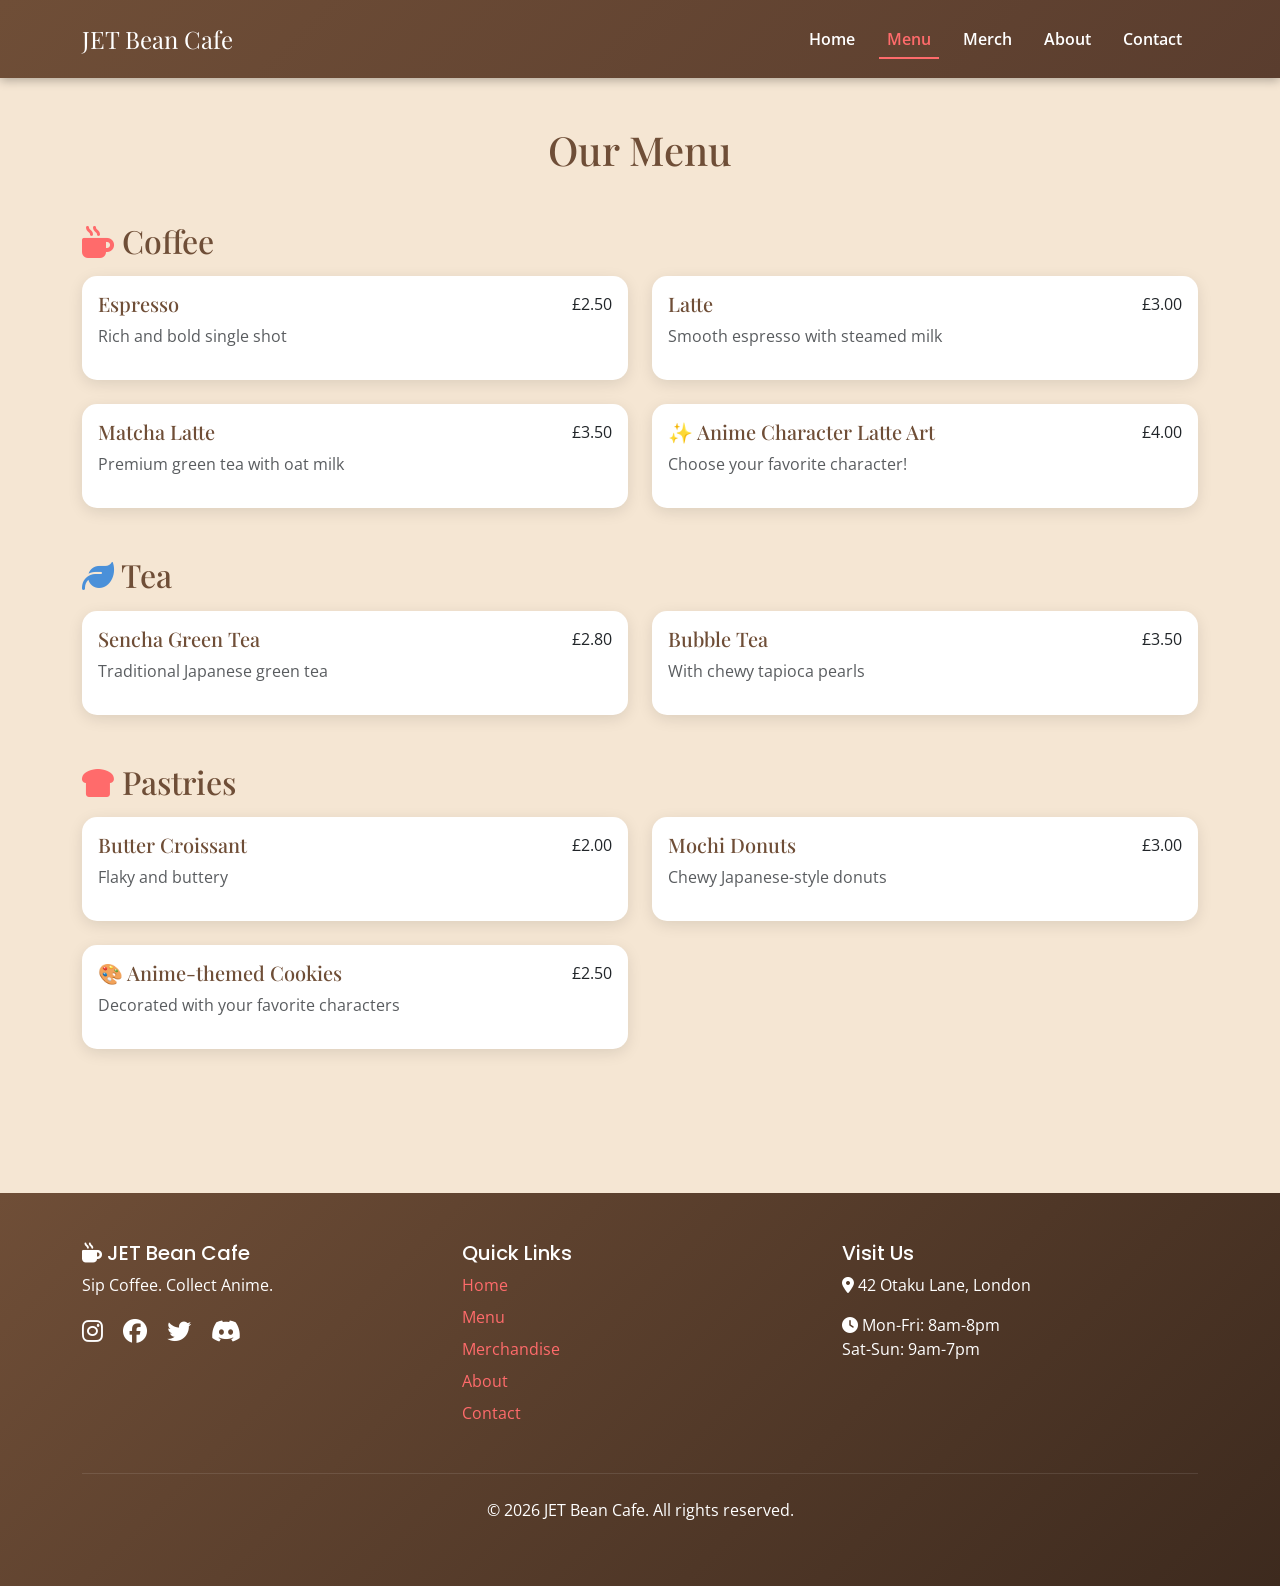
<file: Menu.html>
<!DOCTYPE html>
<html lang="en">
<head>
    <meta charset="UTF-8">
    <meta name="viewport" content="width=device-width, initial-scale=1.0">
    <title>Menu - JET Bean Cafe</title>
    <!-- Bootstrap 5 CSS -->
    <link href="https://cdn.jsdelivr.net/npm/bootstrap@5.3.0/dist/css/bootstrap.min.css" rel="stylesheet">
    <!-- Google Fonts -->
    <link href="https://fonts.googleapis.com/css2?family=Playfair+Display:wght@700&family=Open+Sans:wght@400;600&family=Poppins:wght@600;700&display=swap" rel="stylesheet">
    <!-- Font Awesome -->
    <link rel="stylesheet" href="https://cdnjs.cloudflare.com/ajax/libs/font-awesome/6.4.0/css/all.min.css">
    <!-- Custom CSS -->
    <link rel="stylesheet" href="css/style.css">
</head>
<body>
    <!-- Navigation -->
    <nav class="navbar navbar-expand-lg">
        <div class="container">
            <a class="navbar-brand" href="index.html">
                <i class="fas fa-mug-hot"></i> JET Bean Cafe
            </a>
            <button class="navbar-toggler" type="button" data-bs-toggle="collapse" data-bs-target="#navbarNav">
                <span class="navbar-toggler-icon"></span>
            </button>
            <div class="collapse navbar-collapse" id="navbarNav">
                <ul class="navbar-nav ms-auto">
                    <li class="nav-item"><a class="nav-link" href="index.html">Home</a></li>
                    <li class="nav-item"><a class="nav-link active" href="menu.html">Menu</a></li>
                    <li class="nav-item"><a class="nav-link" href="merchandise.html">Merch</a></li>
                    <li class="nav-item"><a class="nav-link" href="about.html">About</a></li>
                    <li class="nav-item"><a class="nav-link" href="contact.html">Contact</a></li>
                </ul>
            </div>
        </div>
    </nav>

    <!-- Main Content -->
    <main>
        <div class="container py-5">
            <h1 class="text-center mb-5">Our Menu</h1>
            
            <!-- Coffee Section -->
            <h2 class="mb-3"><i class="fas fa-mug-hot" style="color: var(--accent);"></i> Coffee</h2>
            <div class="row g-4 mb-5">
                <div class="col-md-6">
                    <div class="card p-3">
                        <div class="d-flex justify-content-between">
                            <div>
                                <h5>Espresso</h5>
                                <p class="text-muted">Rich and bold single shot</p>
                            </div>
                            <span class="price">£2.50</span>
                        </div>
                    </div>
                </div>
                <div class="col-md-6">
                    <div class="card p-3">
                        <div class="d-flex justify-content-between">
                            <div>
                                <h5>Latte</h5>
                                <p class="text-muted">Smooth espresso with steamed milk</p>
                            </div>
                            <span class="price">£3.00</span>
                        </div>
                    </div>
                </div>
                <div class="col-md-6">
                    <div class="card p-3">
                        <div class="d-flex justify-content-between">
                            <div>
                                <h5>Matcha Latte</h5>
                                <p class="text-muted">Premium green tea with oat milk</p>
                            </div>
                            <span class="price">£3.50</span>
                        </div>
                    </div>
                </div>
                <div class="col-md-6">
                    <div class="card p-3">
                        <div class="d-flex justify-content-between">
                            <div>
                                <h5>✨ Anime Character Latte Art</h5>
                                <p class="text-muted">Choose your favorite character!</p>
                            </div>
                            <span class="price">£4.00</span>
                        </div>
                    </div>
                </div>
            </div>

            <!-- Tea Section -->
            <h2 class="mb-3"><i class="fas fa-leaf" style="color: #4A90D9;"></i> Tea</h2>
            <div class="row g-4 mb-5">
                <div class="col-md-6">
                    <div class="card p-3">
                        <div class="d-flex justify-content-between">
                            <div>
                                <h5>Sencha Green Tea</h5>
                                <p class="text-muted">Traditional Japanese green tea</p>
                            </div>
                            <span class="price">£2.80</span>
                        </div>
                    </div>
                </div>
                <div class="col-md-6">
                    <div class="card p-3">
                        <div class="d-flex justify-content-between">
                            <div>
                                <h5>Bubble Tea</h5>
                                <p class="text-muted">With chewy tapioca pearls</p>
                            </div>
                            <span class="price">£3.50</span>
                        </div>
                    </div>
                </div>
            </div>

            <!-- Pastries Section -->
            <h2 class="mb-3"><i class="fas fa-bread-slice" style="color: var(--accent);"></i> Pastries</h2>
            <div class="row g-4 mb-5">
                <div class="col-md-6">
                    <div class="card p-3">
                        <div class="d-flex justify-content-between">
                            <div>
                                <h5>Butter Croissant</h5>
                                <p class="text-muted">Flaky and buttery</p>
                            </div>
                            <span class="price">£2.00</span>
                        </div>
                    </div>
                </div>
                <div class="col-md-6">
                    <div class="card p-3">
                        <div class="d-flex justify-content-between">
                            <div>
                                <h5>Mochi Donuts</h5>
                                <p class="text-muted">Chewy Japanese-style donuts</p>
                            </div>
                            <span class="price">£3.00</span>
                        </div>
                    </div>
                </div>
                <div class="col-md-6">
                    <div class="card p-3">
                        <div class="d-flex justify-content-between">
                            <div>
                                <h5>🎨 Anime-themed Cookies</h5>
                                <p class="text-muted">Decorated with your favorite characters</p>
                            </div>
                            <span class="price">£2.50</span>
                        </div>
                    </div>
                </div>
            </div>
        </div>
    </main>

    <!-- Footer -->
    <footer>
        <div class="container">
            <div class="row">
                <div class="col-md-4">
                    <h5><i class="fas fa-mug-hot"></i> JET Bean Cafe</h5>
                    <p>Sip Coffee. Collect Anime.</p>
                    <div class="social-icons">
                        <a href="#"><i class="fab fa-instagram"></i></a>
                        <a href="#"><i class="fab fa-facebook"></i></a>
                        <a href="#"><i class="fab fa-twitter"></i></a>
                        <a href="#"><i class="fab fa-discord"></i></a>
                    </div>
                </div>
                <div class="col-md-4">
                    <h5>Quick Links</h5>
                    <ul>
                        <li><a href="index.html">Home</a></li>
                        <li><a href="menu.html">Menu</a></li>
                        <li><a href="merchandise.html">Merchandise</a></li>
                        <li><a href="about.html">About</a></li>
                        <li><a href="contact.html">Contact</a></li>
                    </ul>
                </div>
                <div class="col-md-4">
                    <h5>Visit Us</h5>
                    <p><i class="fas fa-map-marker-alt"></i> 42 Otaku Lane, London</p>
                    <p><i class="fas fa-clock"></i> Mon-Fri: 8am-8pm<br>Sat-Sun: 9am-7pm</p>
                </div>
            </div>
            <p class="text-center">&copy; 2026 JET Bean Cafe. All rights reserved.</p>
        </div>
    </footer>

    <!-- Bootstrap JS -->
    <script src="https://cdn.jsdelivr.net/npm/bootstrap@5.3.0/dist/js/bootstrap.bundle.min.js"></script>
    <script src="js/script.js"></script>
</body>
</html>
</file>
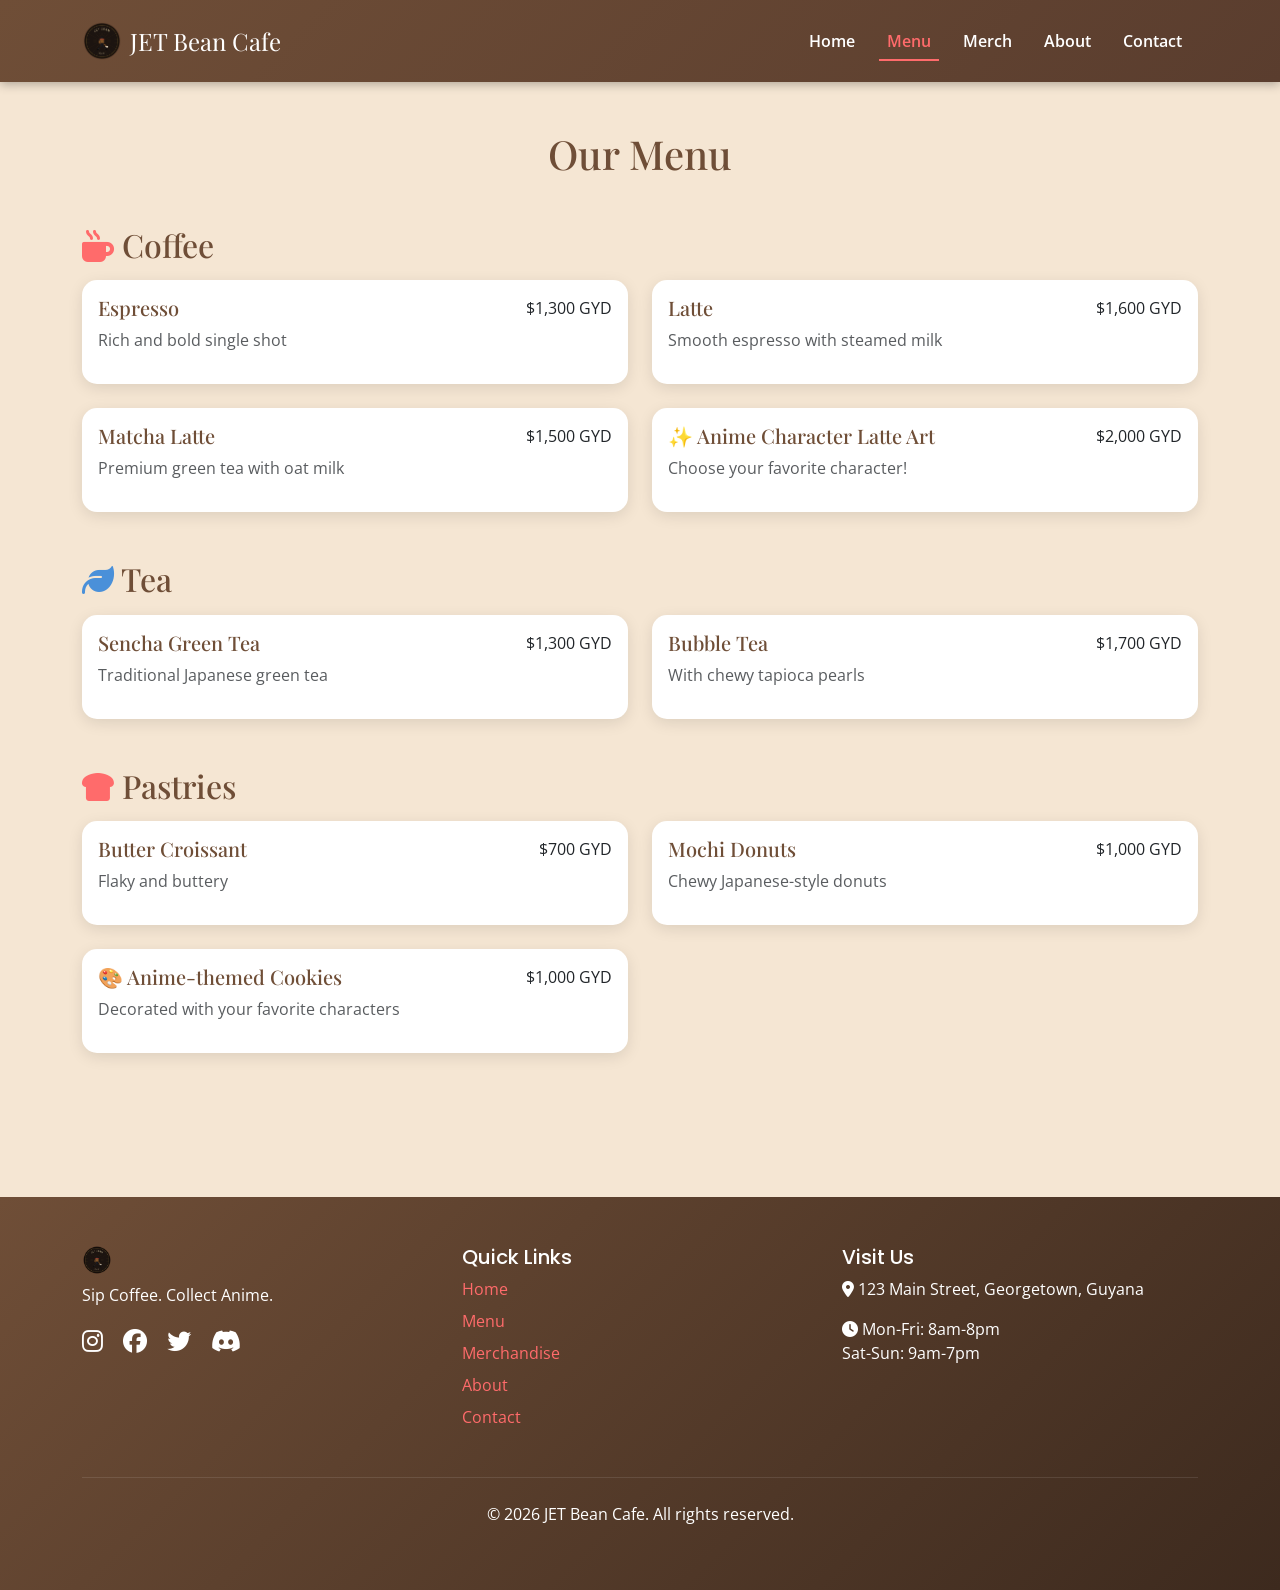
<file: menu.html>
<!DOCTYPE html>
<html lang="en">
<head>
    <meta charset="UTF-8">
    <meta name="viewport" content="width=device-width, initial-scale=1.0">
    <title>Menu - JET Bean Cafe</title>
    <!-- Bootstrap 5 CSS -->
    <link href="https://cdn.jsdelivr.net/npm/bootstrap@5.3.0/dist/css/bootstrap.min.css" rel="stylesheet">
    <!-- Google Fonts -->
    <link href="https://fonts.googleapis.com/css2?family=Playfair+Display:wght@700&family=Open+Sans:wght@400;600&family=Poppins:wght@600;700&display=swap" rel="stylesheet">
    <!-- Font Awesome -->
    <link rel="stylesheet" href="https://cdnjs.cloudflare.com/ajax/libs/font-awesome/6.4.0/css/all.min.css">
    <!-- Custom CSS -->
    <link rel="stylesheet" href="css/style.css">
</head>
<body>
    <!-- Navigation -->
    <nav class="navbar navbar-expand-lg">
        <div class="container">
            <a class="navbar-brand" href="index.html">
            <img src="images/jetbean-logo.png" alt="JET Bean Cafe Logo" height="40" class="d-inline-block align-text-middle me-2">
            JET Bean Cafe
        </a>
            <button class="navbar-toggler" type="button" data-bs-toggle="collapse" data-bs-target="#navbarNav">
                <span class="navbar-toggler-icon"></span>
            </button>
            <div class="collapse navbar-collapse" id="navbarNav">
                <ul class="navbar-nav ms-auto">
                    <li class="nav-item"><a class="nav-link" href="index.html">Home</a></li>
                    <li class="nav-item"><a class="nav-link active" href="menu.html">Menu</a></li>
                    <li class="nav-item"><a class="nav-link" href="merchandise.html">Merch</a></li>
                    <li class="nav-item"><a class="nav-link" href="about.html">About</a></li>
                    <li class="nav-item"><a class="nav-link" href="contact.html">Contact</a></li>
                </ul>
            </div>
        </div>
    </nav>

    <!-- Main Content -->
    <main>
        <div class="container py-5">
            <h1 class="text-center mb-5">Our Menu</h1>
            
            <!-- Coffee Section -->
            <h2 class="mb-3"><i class="fas fa-mug-hot" style="color: var(--accent);"></i> Coffee</h2>
            <div class="row g-4 mb-5">
                <div class="col-md-6">
                    <div class="card p-3">
                        <div class="d-flex justify-content-between">
                            <div>
                                <h5>Espresso</h5>
                                <p class="text-muted">Rich and bold single shot</p>
                            </div>
                            <span class="price">$1,300 GYD</span>
                        </div>
                    </div>
                </div>
                <div class="col-md-6">
                    <div class="card p-3">
                        <div class="d-flex justify-content-between">
                            <div>
                                <h5>Latte</h5>
                                <p class="text-muted">Smooth espresso with steamed milk</p>
                            </div>
                            <span class="price">$1,600 GYD</span>
                        </div>
                    </div>
                </div>
                <div class="col-md-6">
                    <div class="card p-3">
                        <div class="d-flex justify-content-between">
                            <div>
                                <h5>Matcha Latte</h5>
                                <p class="text-muted">Premium green tea with oat milk</p>
                            </div>
                            <span class="price">$1,500 GYD</span>
                        </div>
                    </div>
                </div>
                <div class="col-md-6">
                    <div class="card p-3">
                        <div class="d-flex justify-content-between">
                            <div>
                                <h5>✨ Anime Character Latte Art</h5>
                                <p class="text-muted">Choose your favorite character!</p>
                            </div>
                            <span class="price">$2,000 GYD</span>
                        </div>
                    </div>
                </div>
            </div>

            <!-- Tea Section -->
            <h2 class="mb-3"><i class="fas fa-leaf" style="color: #4A90D9;"></i> Tea</h2>
            <div class="row g-4 mb-5">
                <div class="col-md-6">
                    <div class="card p-3">
                        <div class="d-flex justify-content-between">
                            <div>
                                <h5>Sencha Green Tea</h5>
                                <p class="text-muted">Traditional Japanese green tea</p>
                            </div>
                            <span class="price">$1,300 GYD</span>
                        </div>
                    </div>
                </div>
                <div class="col-md-6">
                    <div class="card p-3">
                        <div class="d-flex justify-content-between">
                            <div>
                                <h5>Bubble Tea</h5>
                                <p class="text-muted">With chewy tapioca pearls</p>
                            </div>
                            <span class="price">$1,700 GYD</span>
                        </div>
                    </div>
                </div>
            </div>

            <!-- Pastries Section -->
            <h2 class="mb-3"><i class="fas fa-bread-slice" style="color: var(--accent);"></i> Pastries</h2>
            <div class="row g-4 mb-5">
                <div class="col-md-6">
                    <div class="card p-3">
                        <div class="d-flex justify-content-between">
                            <div>
                                <h5>Butter Croissant</h5>
                                <p class="text-muted">Flaky and buttery</p>
                            </div>
                            <span class="price">$700 GYD</span>
                        </div>
                    </div>
                </div>
                <div class="col-md-6">
                    <div class="card p-3">
                        <div class="d-flex justify-content-between">
                            <div>
                                <h5>Mochi Donuts</h5>
                                <p class="text-muted">Chewy Japanese-style donuts</p>
                            </div>
                            <span class="price">$1,000 GYD</span>
                        </div>
                    </div>
                </div>
                <div class="col-md-6">
                    <div class="card p-3">
                        <div class="d-flex justify-content-between">
                            <div>
                                <h5>🎨 Anime-themed Cookies</h5>
                                <p class="text-muted">Decorated with your favorite characters</p>
                            </div>
                            <span class="price">$1,000 GYD</span>
                        </div>
                    </div>
                </div>
            </div>
        </div>
    </main>

    <!-- Footer -->
    <footer>
        <div class="container">
            <div class="row">
                <div class="col-md-4">
                <img src="images/jetbean-logo.png" alt="JET Bean Cafe Logo" height="30" class="mb-2">
                <p>Sip Coffee. Collect Anime.</p>
                <div class="social-icons">
                <a href="#"><i class="fab fa-instagram"></i></a>
                <a href="#"><i class="fab fa-facebook"></i></a>
                <a href="#"><i class="fab fa-twitter"></i></a>
                <a href="#"><i class="fab fa-discord"></i></a>
            </div>
        </div>
                <div class="col-md-4">
                    <h5>Quick Links</h5>
                    <ul>
                        <li><a href="index.html">Home</a></li>
                        <li><a href="menu.html">Menu</a></li>
                        <li><a href="merchandise.html">Merchandise</a></li>
                        <li><a href="about.html">About</a></li>
                        <li><a href="contact.html">Contact</a></li>
                    </ul>
                </div>
                <div class="col-md-4">
                    <h5>Visit Us</h5>
                    <p><i class="fas fa-map-marker-alt"></i> 123 Main Street, Georgetown, Guyana</p>
                    <p><i class="fas fa-clock"></i> Mon-Fri: 8am-8pm<br>Sat-Sun: 9am-7pm</p>
                </div>
            </div>
            <p class="text-center">&copy; 2026 JET Bean Cafe. All rights reserved.</p>
        </div>
    </footer>

    <!-- Bootstrap JS -->
    <script src="https://cdn.jsdelivr.net/npm/bootstrap@5.3.0/dist/js/bootstrap.bundle.min.js"></script>
    <script src="js/script.js"></script>
</body>
</html>
</file>
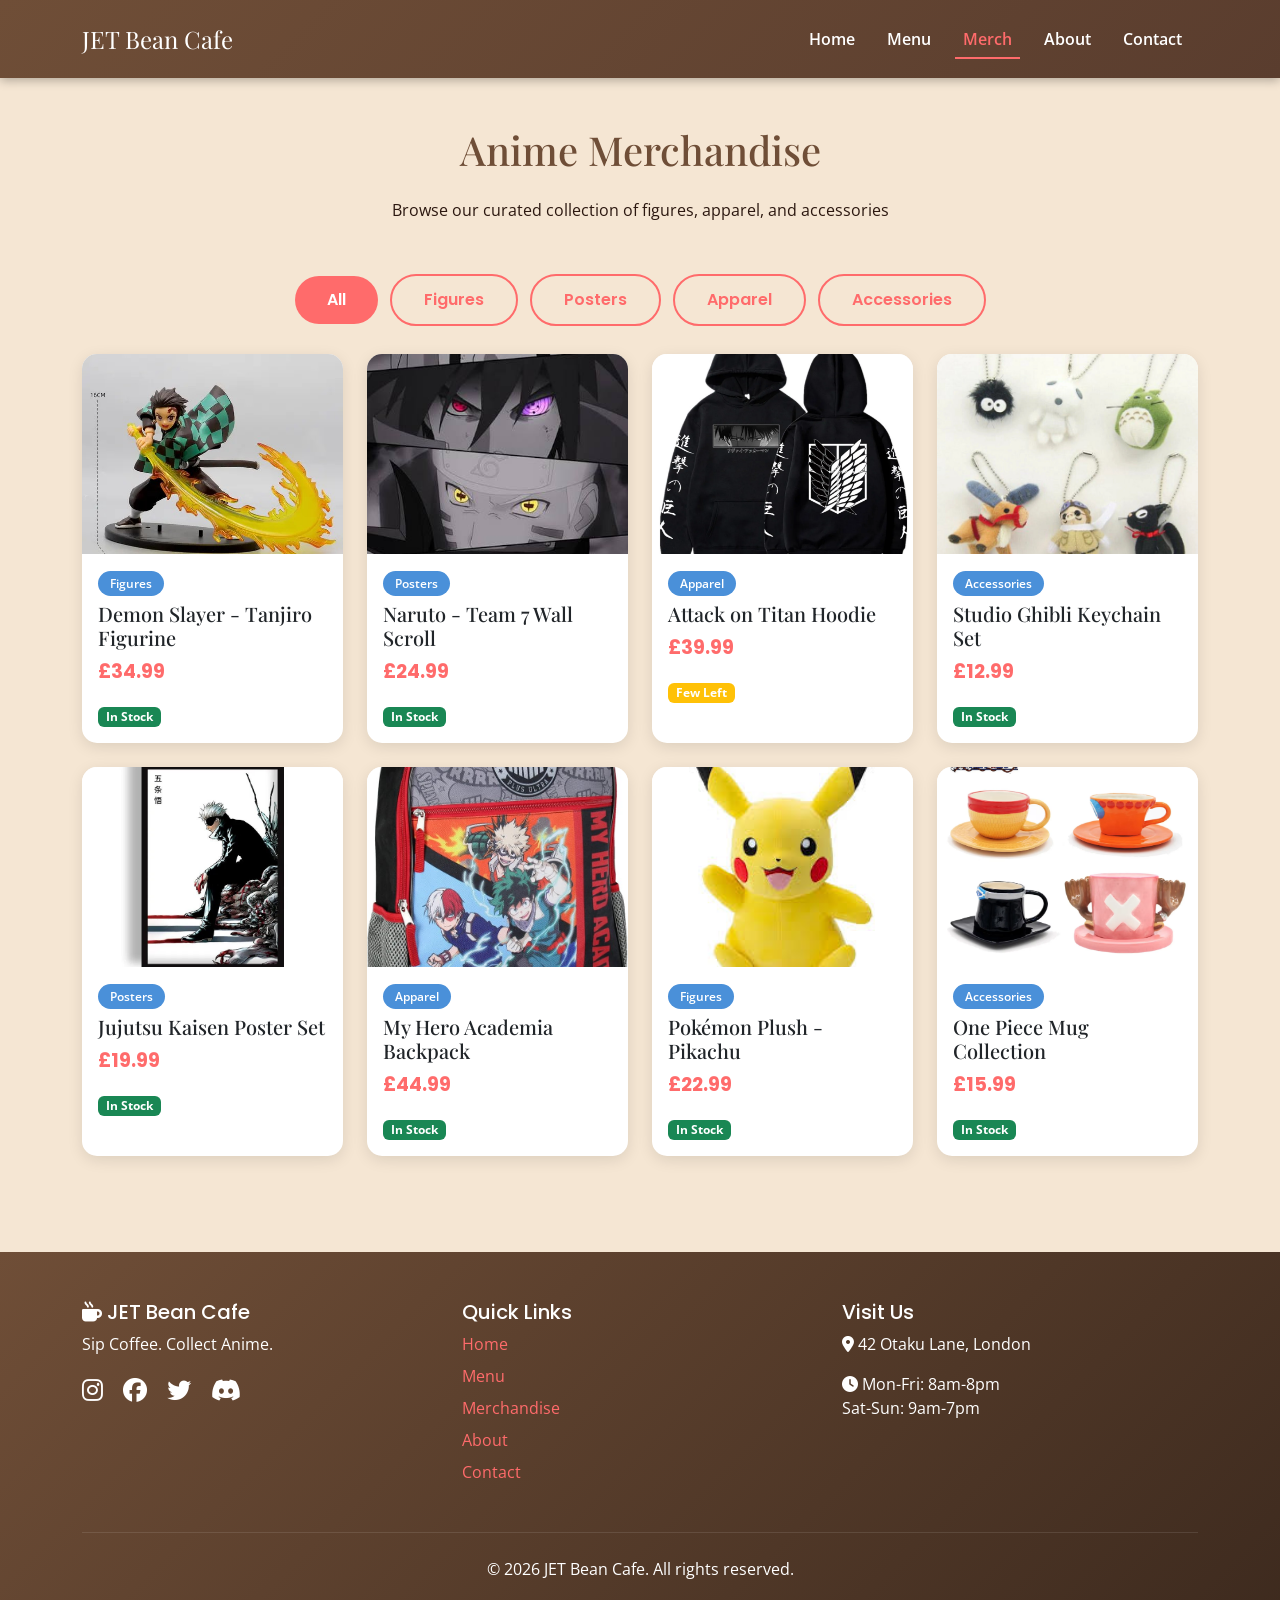
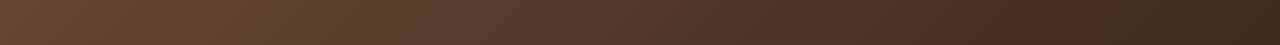
<file: Merch.html>
<!DOCTYPE html>
<html lang="en">
<head>
    <meta charset="UTF-8">
    <meta name="viewport" content="width=device-width, initial-scale=1.0">
    <title>Merchandise - JET Bean Cafe</title>
    <!-- Bootstrap 5 CSS -->
    <link href="https://cdn.jsdelivr.net/npm/bootstrap@5.3.0/dist/css/bootstrap.min.css" rel="stylesheet">
    <!-- Google Fonts -->
    <link href="https://fonts.googleapis.com/css2?family=Playfair+Display:wght@700&family=Open+Sans:wght@400;600&family=Poppins:wght@600;700&display=swap" rel="stylesheet">
    <!-- Font Awesome -->
    <link rel="stylesheet" href="https://cdnjs.cloudflare.com/ajax/libs/font-awesome/6.4.0/css/all.min.css">
    <!-- Custom CSS -->
    <link rel="stylesheet" href="css/style.css">
</head>
<body>
    <!-- Navigation -->
    <nav class="navbar navbar-expand-lg">
        <div class="container">
            <a class="navbar-brand" href="index.html">
                <i class="fas fa-mug-hot"></i> JET Bean Cafe
            </a>
            <button class="navbar-toggler" type="button" data-bs-toggle="collapse" data-bs-target="#navbarNav">
                <span class="navbar-toggler-icon"></span>
            </button>
            <div class="collapse navbar-collapse" id="navbarNav">
                <ul class="navbar-nav ms-auto">
                    <li class="nav-item"><a class="nav-link" href="index.html">Home</a></li>
                    <li class="nav-item"><a class="nav-link" href="menu.html">Menu</a></li>
                    <li class="nav-item"><a class="nav-link active" href="merchandise.html">Merch</a></li>
                    <li class="nav-item"><a class="nav-link" href="about.html">About</a></li>
                    <li class="nav-item"><a class="nav-link" href="contact.html">Contact</a></li>
                </ul>
            </div>
        </div>
    </nav>

    <!-- Main Content -->
    <main>
        <div class="container py-5">
            <h1 class="text-center mb-4">Anime Merchandise</h1>
            <p class="text-center mb-5">Browse our curated collection of figures, apparel, and accessories</p>

            <!-- Filter Buttons -->
            <div class="text-center mb-4">
                <button class="btn btn-primary filter-btn active" data-category="all">All</button>
                <button class="btn btn-outline-primary filter-btn" data-category="figures">Figures</button>
                <button class="btn btn-outline-primary filter-btn" data-category="posters">Posters</button>
                <button class="btn btn-outline-primary filter-btn" data-category="apparel">Apparel</button>
                <button class="btn btn-outline-primary filter-btn" data-category="accessories">Accessories</button>
            </div>

            <!-- Merchandise Grid -->
            <div class="row g-4" id="merch-grid">
                <div class="col-md-3 merch-item" data-category="figures">
                    <div class="card">
                        <img src="images/merch-figure1.jpg" class="card-img-top" alt="Demon Slayer Figure">
                        <div class="card-body">
                            <span class="category-tag">Figures</span>
                            <h5 class="card-title mt-2">Demon Slayer - Tanjiro Figurine</h5>
                            <p class="price">£34.99</p>
                            <span class="badge bg-success">In Stock</span>
                        </div>
                    </div>
                </div>
                <div class="col-md-3 merch-item" data-category="posters">
                    <div class="card">
                        <img src="images/merch-poster1.jpg" class="card-img-top" alt="Naruto Wall Scroll">
                        <div class="card-body">
                            <span class="category-tag">Posters</span>
                            <h5 class="card-title mt-2">Naruto - Team 7 Wall Scroll</h5>
                            <p class="price">£24.99</p>
                            <span class="badge bg-success">In Stock</span>
                        </div>
                    </div>
                </div>
                <div class="col-md-3 merch-item" data-category="apparel">
                    <div class="card">
                        <img src="images/merch-hoodie1.jpg" class="card-img-top" alt="AOT Hoodie">
                        <div class="card-body">
                            <span class="category-tag">Apparel</span>
                            <h5 class="card-title mt-2">Attack on Titan Hoodie</h5>
                            <p class="price">£39.99</p>
                            <span class="badge bg-warning">Few Left</span>
                        </div>
                    </div>
                </div>
                <div class="col-md-3 merch-item" data-category="accessories">
                    <div class="card">
                        <img src="images/merch-keychain1.jpg" class="card-img-top" alt="Ghibli Keychain">
                        <div class="card-body">
                            <span class="category-tag">Accessories</span>
                            <h5 class="card-title mt-2">Studio Ghibli Keychain Set</h5>
                            <p class="price">£12.99</p>
                            <span class="badge bg-success">In Stock</span>
                        </div>
                    </div>
                </div>
                <div class="col-md-3 merch-item" data-category="posters">
                    <div class="card">
                        <img src="images/merch-poster2.jpg" class="card-img-top" alt="JJK Poster">
                        <div class="card-body">
                            <span class="category-tag">Posters</span>
                            <h5 class="card-title mt-2">Jujutsu Kaisen Poster Set</h5>
                            <p class="price">£19.99</p>
                            <span class="badge bg-success">In Stock</span>
                        </div>
                    </div>
                </div>
                <div class="col-md-3 merch-item" data-category="apparel">
                    <div class="card">
                        <img src="images/merch-backpack1.jpg" class="card-img-top" alt="MHA Backpack">
                        <div class="card-body">
                            <span class="category-tag">Apparel</span>
                            <h5 class="card-title mt-2">My Hero Academia Backpack</h5>
                            <p class="price">£44.99</p>
                            <span class="badge bg-success">In Stock</span>
                        </div>
                    </div>
                </div>
                <div class="col-md-3 merch-item" data-category="figures">
                    <div class="card">
                        <img src="images/merch-plush1.jpg" class="card-img-top" alt="Pikachu Plush">
                        <div class="card-body">
                            <span class="category-tag">Figures</span>
                            <h5 class="card-title mt-2">Pokémon Plush - Pikachu</h5>
                            <p class="price">£22.99</p>
                            <span class="badge bg-success">In Stock</span>
                        </div>
                    </div>
                </div>
                <div class="col-md-3 merch-item" data-category="accessories">
                    <div class="card">
                        <img src="images/merch-mug1.jpg" class="card-img-top" alt="One Piece Mug">
                        <div class="card-body">
                            <span class="category-tag">Accessories</span>
                            <h5 class="card-title mt-2">One Piece Mug Collection</h5>
                            <p class="price">£15.99</p>
                            <span class="badge bg-success">In Stock</span>
                        </div>
                    </div>
                </div>
            </div>
        </div>
    </main>

    <!-- Footer -->
    <footer>
        <div class="container">
            <div class="row">
                <div class="col-md-4">
                    <h5><i class="fas fa-mug-hot"></i> JET Bean Cafe</h5>
                    <p>Sip Coffee. Collect Anime.</p>
                    <div class="social-icons">
                        <a href="#"><i class="fab fa-instagram"></i></a>
                        <a href="#"><i class="fab fa-facebook"></i></a>
                        <a href="#"><i class="fab fa-twitter"></i></a>
                        <a href="#"><i class="fab fa-discord"></i></a>
                    </div>
                </div>
                <div class="col-md-4">
                    <h5>Quick Links</h5>
                    <ul>
                        <li><a href="index.html">Home</a></li>
                        <li><a href="menu.html">Menu</a></li>
                        <li><a href="merchandise.html">Merchandise</a></li>
                        <li><a href="about.html">About</a></li>
                        <li><a href="contact.html">Contact</a></li>
                    </ul>
                </div>
                <div class="col-md-4">
                    <h5>Visit Us</h5>
                    <p><i class="fas fa-map-marker-alt"></i> 42 Otaku Lane, London</p>
                    <p><i class="fas fa-clock"></i> Mon-Fri: 8am-8pm<br>Sat-Sun: 9am-7pm</p>
                </div>
            </div>
            <p class="text-center">&copy; 2026 JET Bean Cafe. All rights reserved.</p>
        </div>
    </footer>

    <!-- Bootstrap JS -->
    <script src="https://cdn.jsdelivr.net/npm/bootstrap@5.3.0/dist/js/bootstrap.bundle.min.js"></script>
    <script src="js/script.js"></script>
</body>
</html>
</file>
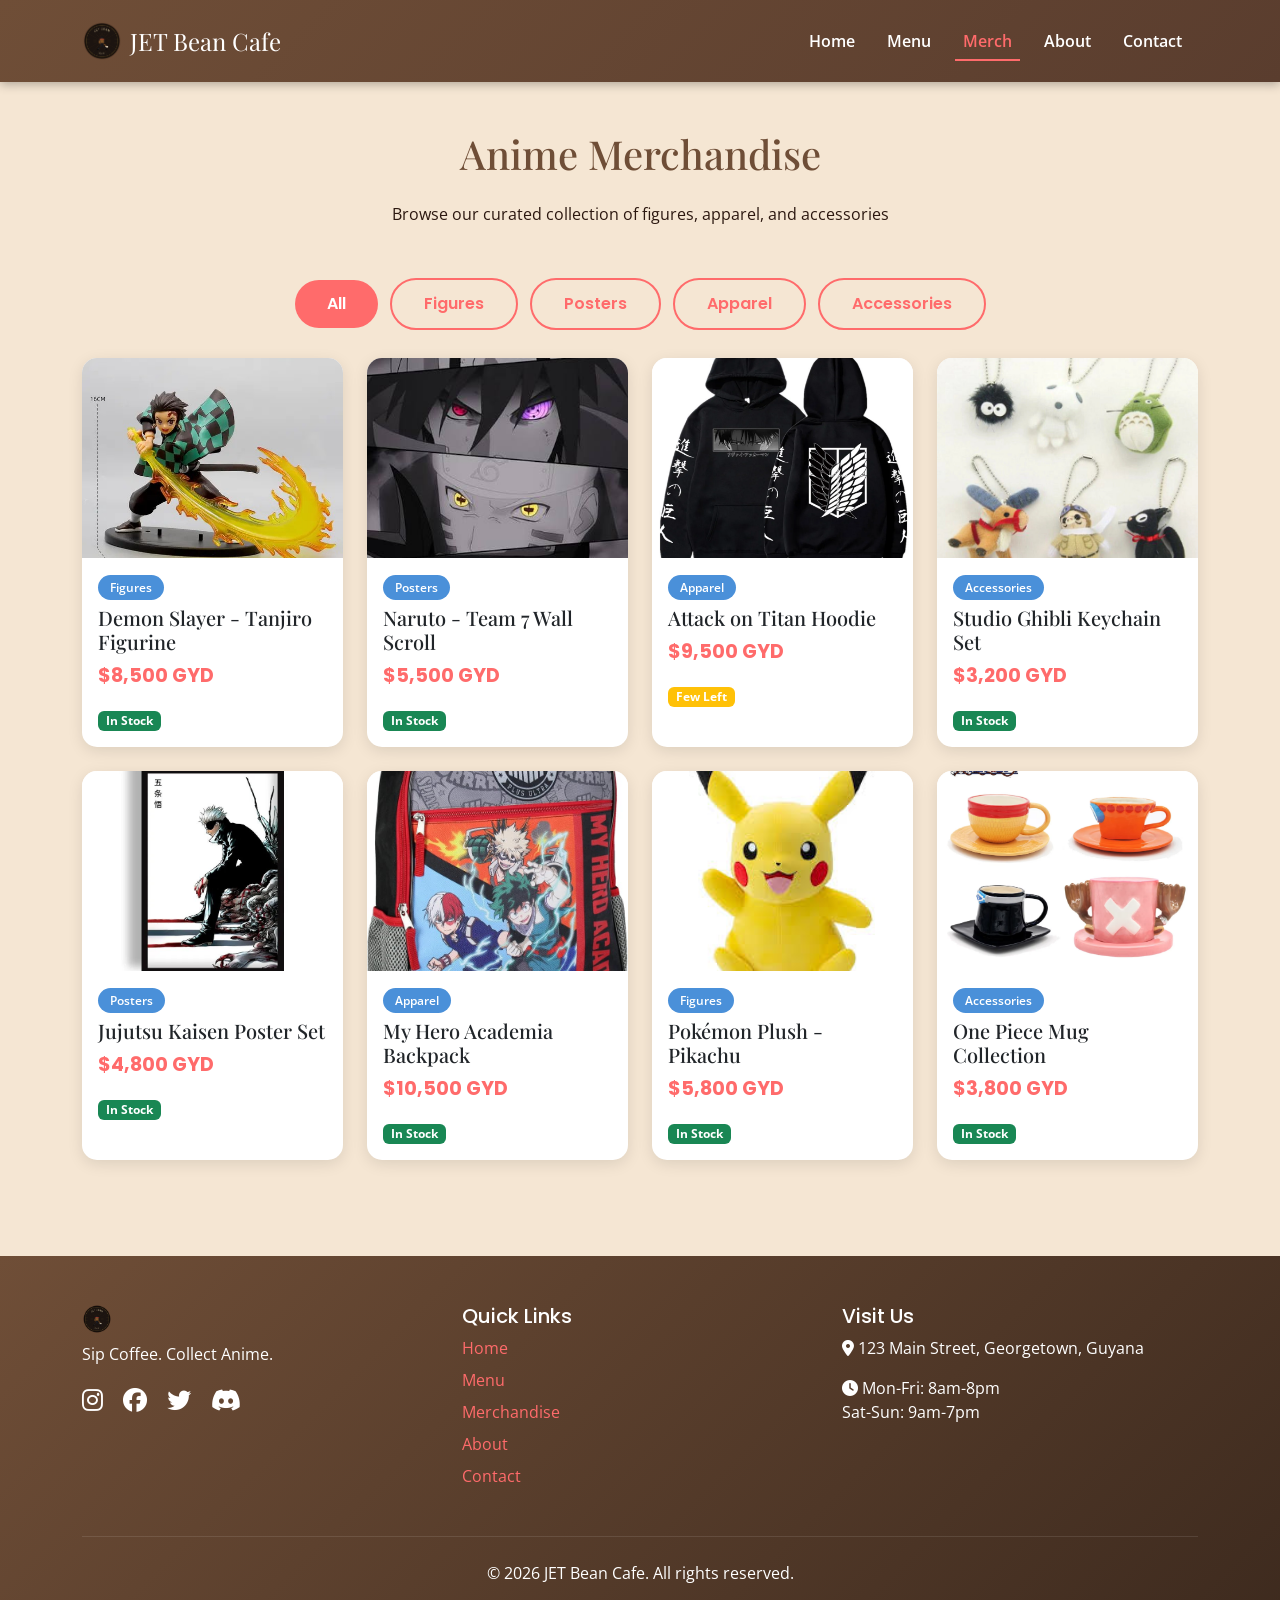
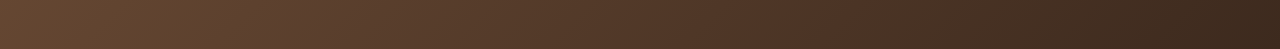
<file: merchandise.html>
<!DOCTYPE html>
<html lang="en">
<head>
    <meta charset="UTF-8">
    <meta name="viewport" content="width=device-width, initial-scale=1.0">
    <title>Merchandise - JET Bean Cafe</title>
    <!-- Bootstrap 5 CSS -->
    <link href="https://cdn.jsdelivr.net/npm/bootstrap@5.3.0/dist/css/bootstrap.min.css" rel="stylesheet">
    <!-- Google Fonts -->
    <link href="https://fonts.googleapis.com/css2?family=Playfair+Display:wght@700&family=Open+Sans:wght@400;600&family=Poppins:wght@600;700&display=swap" rel="stylesheet">
    <!-- Font Awesome -->
    <link rel="stylesheet" href="https://cdnjs.cloudflare.com/ajax/libs/font-awesome/6.4.0/css/all.min.css">
    <!-- Custom CSS -->
    <link rel="stylesheet" href="css/style.css">
</head>
<body>
    <!-- Navigation -->
    <nav class="navbar navbar-expand-lg">
        <div class="container">
            <a class="navbar-brand" href="index.html">
            <img src="images/jetbean-logo.png" alt="JET Bean Cafe Logo" height="40" class="d-inline-block align-text-middle me-2">
            JET Bean Cafe
        </a>
            <button class="navbar-toggler" type="button" data-bs-toggle="collapse" data-bs-target="#navbarNav">
                <span class="navbar-toggler-icon"></span>
            </button>
            <div class="collapse navbar-collapse" id="navbarNav">
                <ul class="navbar-nav ms-auto">
                    <li class="nav-item"><a class="nav-link" href="index.html">Home</a></li>
                    <li class="nav-item"><a class="nav-link" href="menu.html">Menu</a></li>
                    <li class="nav-item"><a class="nav-link active" href="merchandise.html">Merch</a></li>
                    <li class="nav-item"><a class="nav-link" href="about.html">About</a></li>
                    <li class="nav-item"><a class="nav-link" href="contact.html">Contact</a></li>
                </ul>
            </div>
        </div>
    </nav>

    <!-- Main Content -->
    <main>
        <div class="container py-5">
            <h1 class="text-center mb-4">Anime Merchandise</h1>
            <p class="text-center mb-5">Browse our curated collection of figures, apparel, and accessories</p>

            <!-- Filter Buttons -->
            <div class="text-center mb-4">
                <button class="btn btn-primary filter-btn active" data-category="all">All</button>
                <button class="btn btn-outline-primary filter-btn" data-category="figures">Figures</button>
                <button class="btn btn-outline-primary filter-btn" data-category="posters">Posters</button>
                <button class="btn btn-outline-primary filter-btn" data-category="apparel">Apparel</button>
                <button class="btn btn-outline-primary filter-btn" data-category="accessories">Accessories</button>
            </div>

            <!-- Merchandise Grid -->
            <div class="row g-4" id="merch-grid">
                <div class="col-md-3 merch-item" data-category="figures">
                    <div class="card">
                        <img src="images/merch-figure1.jpg" class="card-img-top" alt="Demon Slayer Figure">
                        <div class="card-body">
                            <span class="category-tag">Figures</span>
                            <h5 class="card-title mt-2">Demon Slayer - Tanjiro Figurine</h5>
                            <p class="price">$8,500 GYD</p>
                            <span class="badge bg-success">In Stock</span>
                        </div>
                    </div>
                </div>
                <div class="col-md-3 merch-item" data-category="posters">
                    <div class="card">
                        <img src="images/merch-poster1.jpg" class="card-img-top" alt="Naruto Wall Scroll">
                        <div class="card-body">
                            <span class="category-tag">Posters</span>
                            <h5 class="card-title mt-2">Naruto - Team 7 Wall Scroll</h5>
                            <p class="price">$5,500 GYD</p>
                            <span class="badge bg-success">In Stock</span>
                        </div>
                    </div>
                </div>
                <div class="col-md-3 merch-item" data-category="apparel">
                    <div class="card">
                        <img src="images/merch-hoodie1.jpg" class="card-img-top" alt="AOT Hoodie">
                        <div class="card-body">
                            <span class="category-tag">Apparel</span>
                            <h5 class="card-title mt-2">Attack on Titan Hoodie</h5>
                            <p class="price">$9,500 GYD</p>
                            <span class="badge bg-warning">Few Left</span>
                        </div>
                    </div>
                </div>
                <div class="col-md-3 merch-item" data-category="accessories">
                    <div class="card">
                        <img src="images/merch-keychain1.jpg" class="card-img-top" alt="Ghibli Keychain">
                        <div class="card-body">
                            <span class="category-tag">Accessories</span>
                            <h5 class="card-title mt-2">Studio Ghibli Keychain Set</h5>
                            <p class="price">$3,200 GYD</p>
                            <span class="badge bg-success">In Stock</span>
                        </div>
                    </div>
                </div>
                <div class="col-md-3 merch-item" data-category="posters">
                    <div class="card">
                        <img src="images/merch-poster2.jpg" class="card-img-top" alt="JJK Poster">
                        <div class="card-body">
                            <span class="category-tag">Posters</span>
                            <h5 class="card-title mt-2">Jujutsu Kaisen Poster Set</h5>
                            <p class="price">$4,800 GYD</p>
                            <span class="badge bg-success">In Stock</span>
                        </div>
                    </div>
                </div>
                <div class="col-md-3 merch-item" data-category="apparel">
                    <div class="card">
                        <img src="images/merch-backpack1.jpg" class="card-img-top" alt="MHA Backpack">
                        <div class="card-body">
                            <span class="category-tag">Apparel</span>
                            <h5 class="card-title mt-2">My Hero Academia Backpack</h5>
                            <p class="price">$10,500 GYD</p>
                            <span class="badge bg-success">In Stock</span>
                        </div>
                    </div>
                </div>
                <div class="col-md-3 merch-item" data-category="figures">
                    <div class="card">
                        <img src="images/merch-plush1.jpg" class="card-img-top" alt="Pikachu Plush">
                        <div class="card-body">
                            <span class="category-tag">Figures</span>
                            <h5 class="card-title mt-2">Pokémon Plush - Pikachu</h5>
                            <p class="price">$5,800 GYD</p>
                            <span class="badge bg-success">In Stock</span>
                        </div>
                    </div>
                </div>
                <div class="col-md-3 merch-item" data-category="accessories">
                    <div class="card">
                        <img src="images/merch-mug1.jpg" class="card-img-top" alt="One Piece Mug">
                        <div class="card-body">
                            <span class="category-tag">Accessories</span>
                            <h5 class="card-title mt-2">One Piece Mug Collection</h5>
                            <p class="price">$3,800 GYD</p>
                            <span class="badge bg-success">In Stock</span>
                        </div>
                    </div>
                </div>
            </div>
        </div>
    </main>

    <!-- Footer -->
    <footer>
        <div class="container">
            <div class="row">
               <div class="col-md-4">
                <img src="images/jetbean-logo.png" alt="JET Bean Cafe Logo" height="30" class="mb-2">
                <p>Sip Coffee. Collect Anime.</p>
                <div class="social-icons">
                <a href="#"><i class="fab fa-instagram"></i></a>
                <a href="#"><i class="fab fa-facebook"></i></a>
                <a href="#"><i class="fab fa-twitter"></i></a>
                <a href="#"><i class="fab fa-discord"></i></a>
            </div>
        </div>
                <div class="col-md-4">
                    <h5>Quick Links</h5>
                    <ul>
                        <li><a href="index.html">Home</a></li>
                        <li><a href="menu.html">Menu</a></li>
                        <li><a href="merchandise.html">Merchandise</a></li>
                        <li><a href="about.html">About</a></li>
                        <li><a href="contact.html">Contact</a></li>
                    </ul>
                </div>
                <div class="col-md-4">
                    <h5>Visit Us</h5>
                    <p><i class="fas fa-map-marker-alt"></i> 123 Main Street, Georgetown, Guyana</p>
                    <p><i class="fas fa-clock"></i> Mon-Fri: 8am-8pm<br>Sat-Sun: 9am-7pm</p>
                </div>
            </div>
            <p class="text-center">&copy; 2026 JET Bean Cafe. All rights reserved.</p>
        </div>
    </footer>

    <!-- Bootstrap JS -->
    <script src="https://cdn.jsdelivr.net/npm/bootstrap@5.3.0/dist/js/bootstrap.bundle.min.js"></script>
    <script src="js/script.js"></script>
</body>
</html>
</file>
<file: css/style.css>
/* Custom Fonts & Variables */
:root {
    --primary: #6F4E37;
    --secondary: #F5E6D3;
    --accent: #FF6B6B;
    --accent-blue: #4A90D9;
    --dark: #2C1810;
    --light: #FFFFFF;
}

* {
    margin: 0;
    padding: 0;
    box-sizing: border-box;
}

body {
    font-family: 'Open Sans', sans-serif;
    color: var(--dark);
    background-color: var(--secondary);
}

h1, h2, h3, h4, h5 {
    font-family: 'Playfair Display', serif;
    color: var(--primary);
}

/* Navigation */
.navbar {
    background: linear-gradient(135deg, var(--primary) 0%, #5A3D2E 100%);
    padding: 1rem 0;
    box-shadow: 0 2px 10px rgba(0,0,0,0.3);
}

.navbar-brand {
    font-family: 'Playfair Display', serif;
    font-size: 1.5rem;
    color: white !important;
}

.navbar-brand i {
    color: var(--accent);
    margin-right: 8px;
}

.nav-link {
    color: white !important;
    font-weight: 600;
    margin: 0 0.5rem;
    transition: all 0.3s;
    position: relative;
}

.nav-link:hover {
    color: var(--accent) !important;
}

.nav-link::after {
    content: '';
    position: absolute;
    bottom: 0;
    left: 0;
    width: 0;
    height: 2px;
    background: var(--accent);
    transition: width 0.3s;
}

.nav-link:hover::after {
    width: 100%;
}

.nav-link.active {
    color: var(--accent) !important;
}

.nav-link.active::after {
    width: 100%;
}

/* Hero Section */
.hero {
    background: linear-gradient(rgba(47, 29, 21, 0.7), rgba(47, 29, 21, 0.7)), 
                url('../images/hero-bg.jpg');
    background-size: cover;
    background-position: center;
    color: white;
    padding: 6rem 0;
    text-align: center;
}

.hero h1 {
    color: white;
    font-size: 4rem;
    font-family: 'Playfair Display', serif;
}

.hero h1 span {
    color: var(--accent);
}

.hero .subtitle {
    font-size: 1.5rem;
    font-family: 'Poppins', sans-serif;
    margin: 1rem 0;
}

/* Cards */
.card {
    border: none;
    border-radius: 15px;
    box-shadow: 0 4px 15px rgba(0,0,0,0.1);
    transition: transform 0.3s, box-shadow 0.3s;
    background: white;
    overflow: hidden;
}

.card:hover {
    transform: translateY(-5px);
    box-shadow: 0 8px 25px rgba(0,0,0,0.15);
}

.card-img-top {
    height: 200px;
    object-fit: cover;
}

/* Buttons */
.btn-primary {
    background-color: var(--accent);
    border: none;
    color: white;
    padding: 0.75rem 2rem;
    font-weight: 600;
    font-family: 'Poppins', sans-serif;
    border-radius: 30px;
    transition: all 0.3s;
}

.btn-primary:hover {
    background-color: #e55a5a;
    color: white;
    transform: scale(1.05);
}

.btn-outline-primary {
    border: 2px solid var(--accent);
    color: var(--accent);
    padding: 0.75rem 2rem;
    font-weight: 600;
    font-family: 'Poppins', sans-serif;
    border-radius: 30px;
    background: transparent;
    transition: all 0.3s;
}

.btn-outline-primary:hover {
    background: var(--accent);
    color: white;
    transform: scale(1.05);
}

/* Merchandise Items */
.merch-item .card {
    height: 100%;
}

.merch-item .price {
    color: var(--accent);
    font-weight: 700;
    font-size: 1.2rem;
    font-family: 'Poppins', sans-serif;
}

.merch-item .category-tag {
    background: var(--accent-blue);
    color: white;
    padding: 0.25rem 0.75rem;
    border-radius: 20px;
    font-size: 0.75rem;
    font-weight: 600;
}

.filter-btn {
    margin: 0.25rem;
}

.filter-btn.active {
    background-color: var(--accent);
    color: white;
    border-color: var(--accent);
}

/* Footer */
footer {
    background: linear-gradient(135deg, var(--primary) 0%, #3D2A1E 100%);
    color: white;
    padding: 3rem 0;
    margin-top: 3rem;
}

footer h5 {
    color: white;
    font-family: 'Poppins', sans-serif;
}

footer a {
    color: var(--accent);
    text-decoration: none;
    transition: color 0.3s;
}

footer a:hover {
    color: white;
}

footer ul {
    list-style: none;
    padding: 0;
}

footer ul li {
    margin: 0.5rem 0;
}

.social-icons a {
    display: inline-block;
    margin-right: 1rem;
    font-size: 1.5rem;
    color: white;
    transition: all 0.3s;
}

.social-icons a:hover {
    color: var(--accent);
    transform: scale(1.1);
}

footer .text-center {
    margin-top: 2rem;
    padding-top: 1.5rem;
    border-top: 1px solid rgba(255,255,255,0.1);
}

/* Form Styling */
.form-control, .form-select {
    border-radius: 10px;
    padding: 0.75rem;
    border: 2px solid #e0d6cc;
}

.form-control:focus, .form-select:focus {
    border-color: var(--accent);
    box-shadow: 0 0 0 0.2rem rgba(255, 107, 107, 0.25);
}

/* Responsive */
@media (max-width: 768px) {
    .hero h1 {
        font-size: 2.5rem;
    }
    
    .hero {
        padding: 4rem 0;
    }
    
    .hero .subtitle {
        font-size: 1.2rem;
    }
    
    .card-img-top {
        height: 150px;
    }
}

@media (max-width: 576px) {
    .hero h1 {
        font-size: 2rem;
    }
    
    .btn-primary, .btn-outline-primary {
        padding: 0.5rem 1.5rem;
        font-size: 0.9rem;
    }
}
/* Navbar Brand - Logo + Text */
.navbar-brand {
    display: flex;
    align-items: center;
    font-family: 'Playfair Display', serif;
    font-size: 1.5rem;
    color: white !important;
}

.navbar-brand img {
    height: 40px;
    width: auto;
    margin-right: 10px;
}

/* Remove old coffee icon styling if present */
.navbar-brand i {
    display: none;
}

/* Responsive adjustments */
@media (max-width: 576px) {
    .navbar-brand {
        font-size: 1.2rem;
    }
    
    .navbar-brand img {
        height: 30px;
    }
}
</file>
